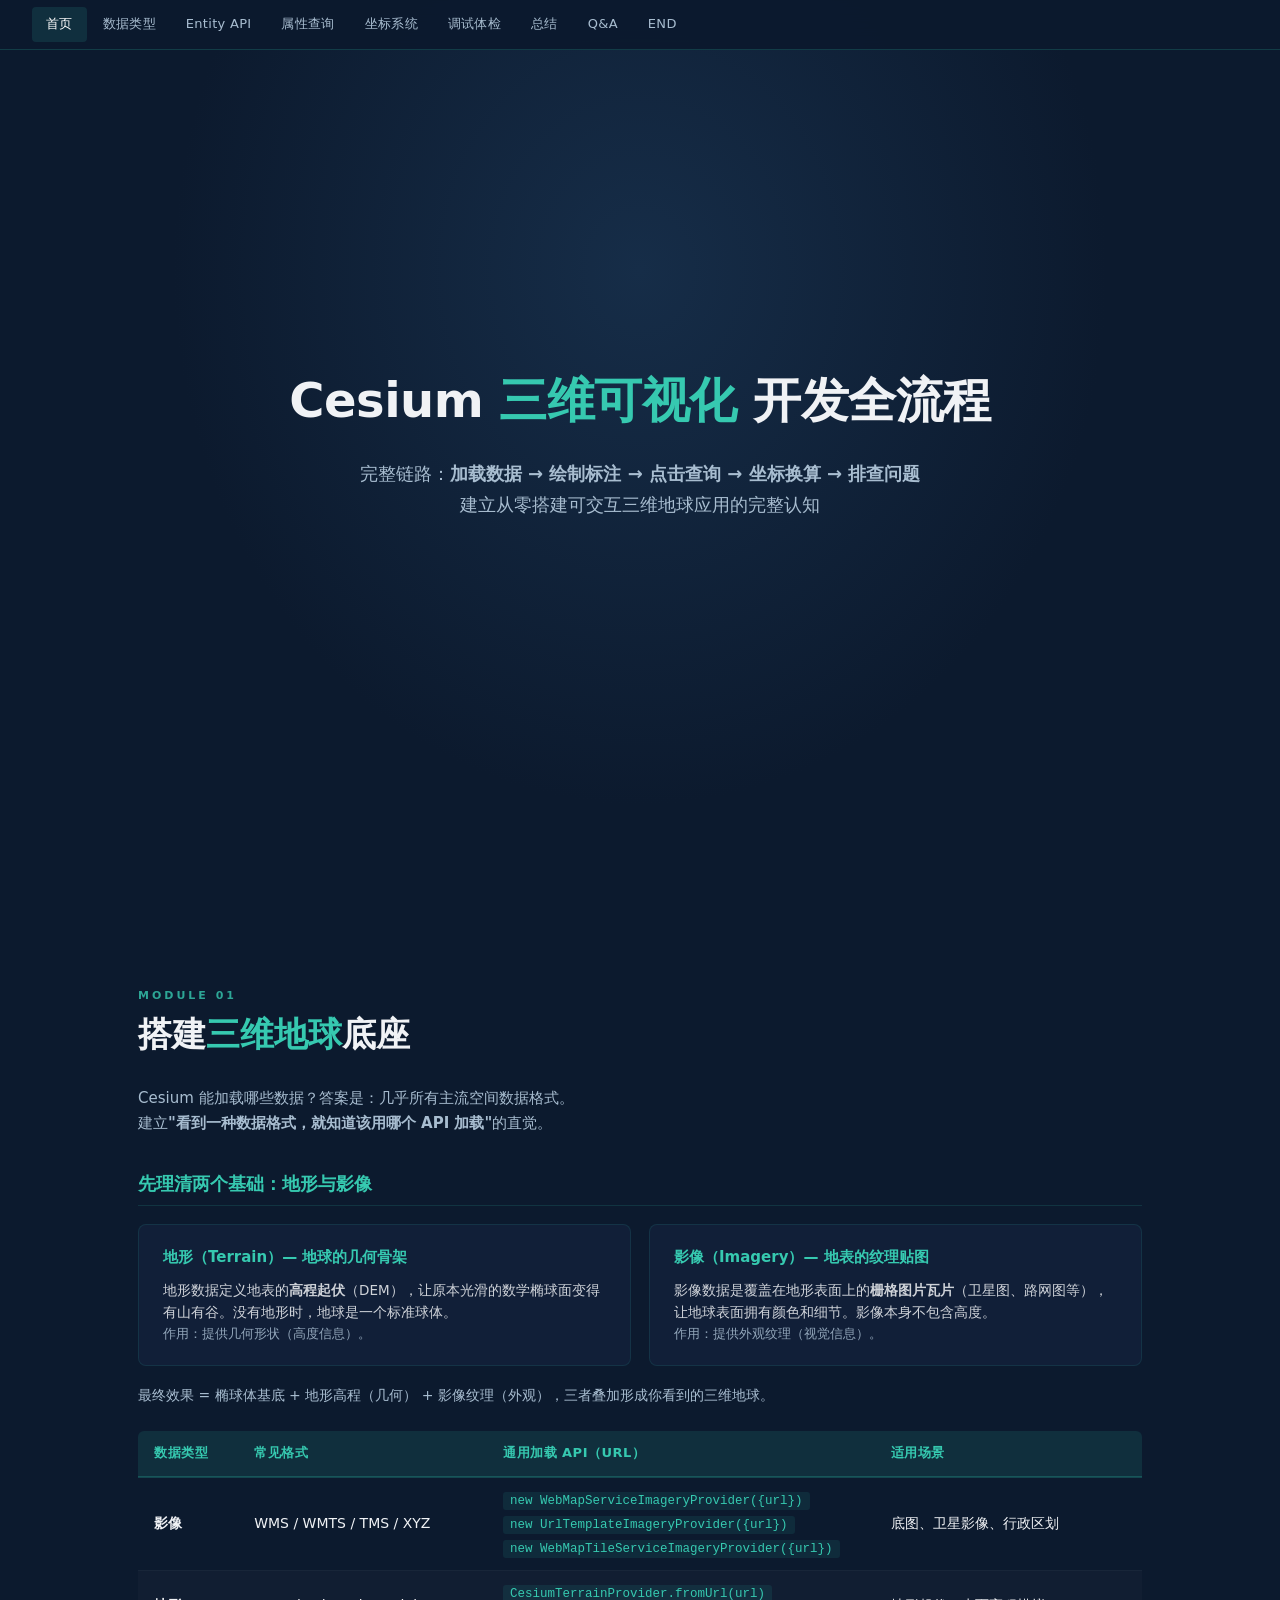
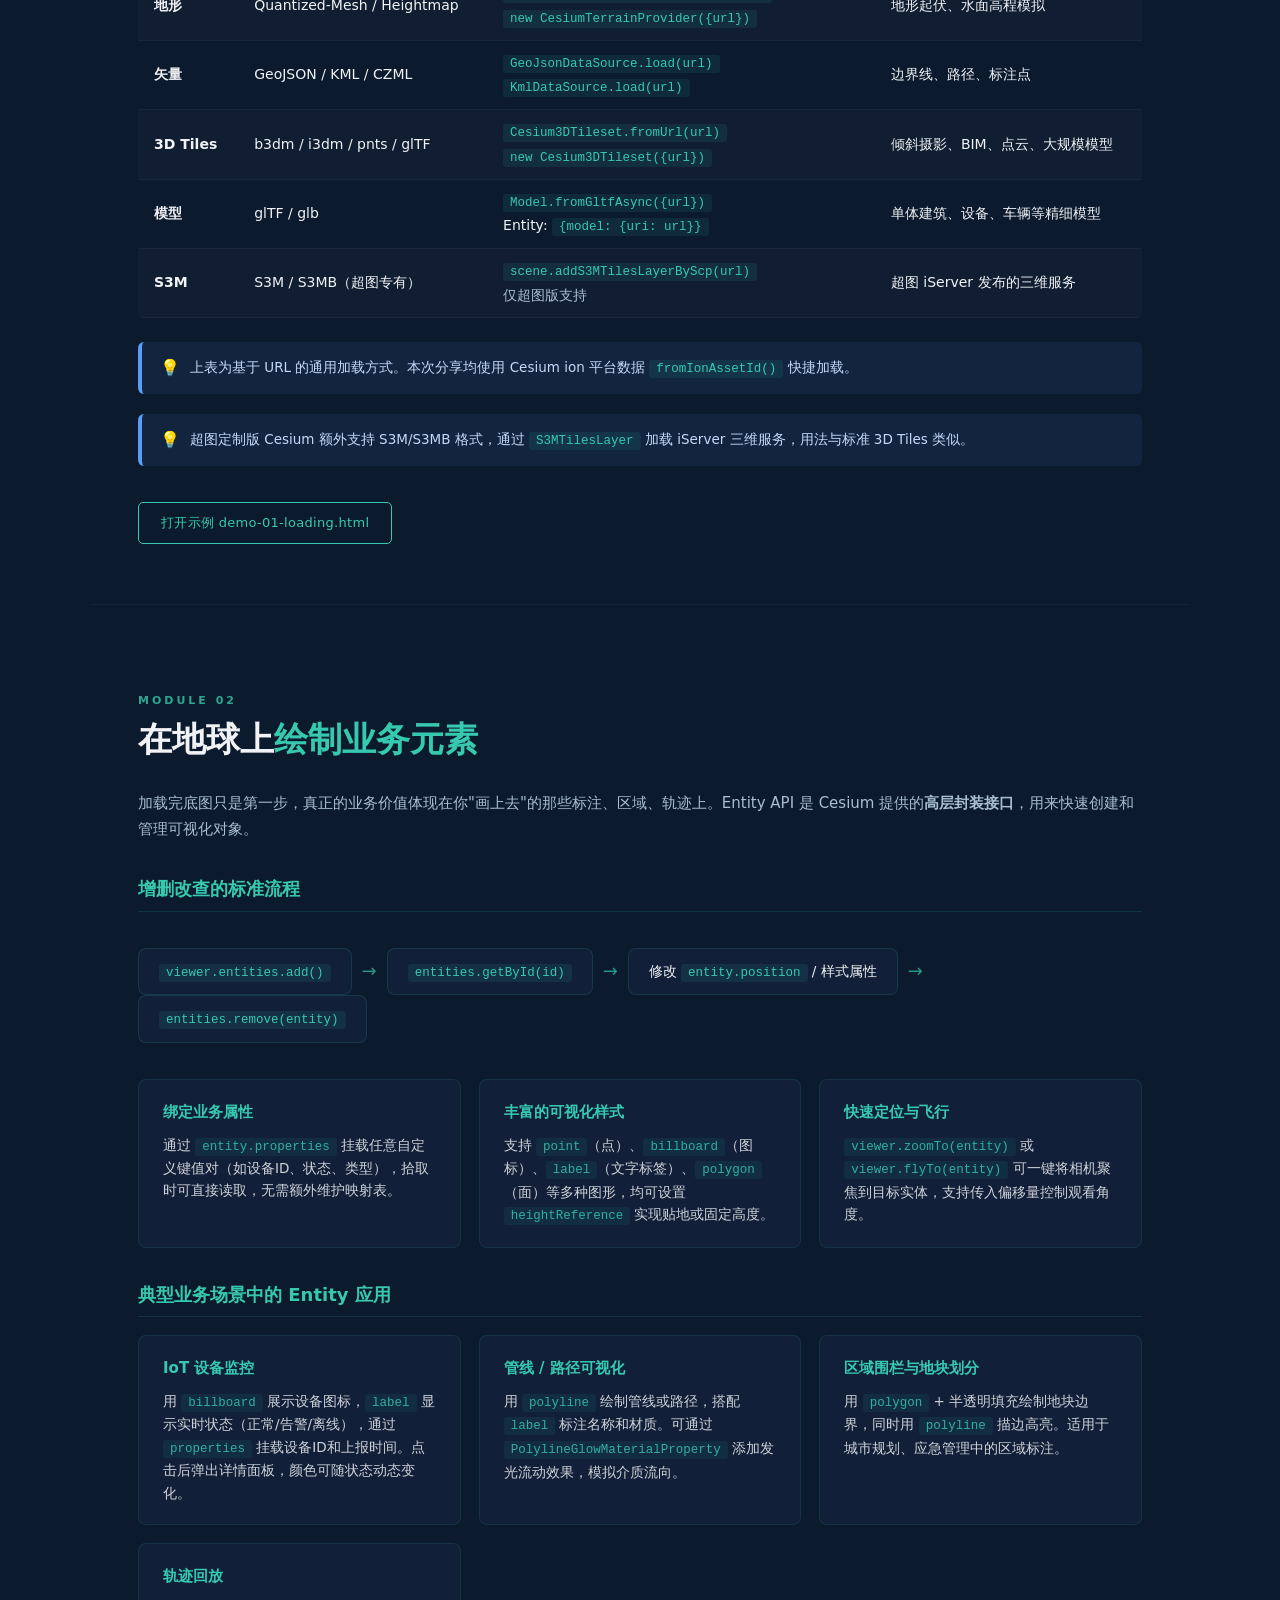
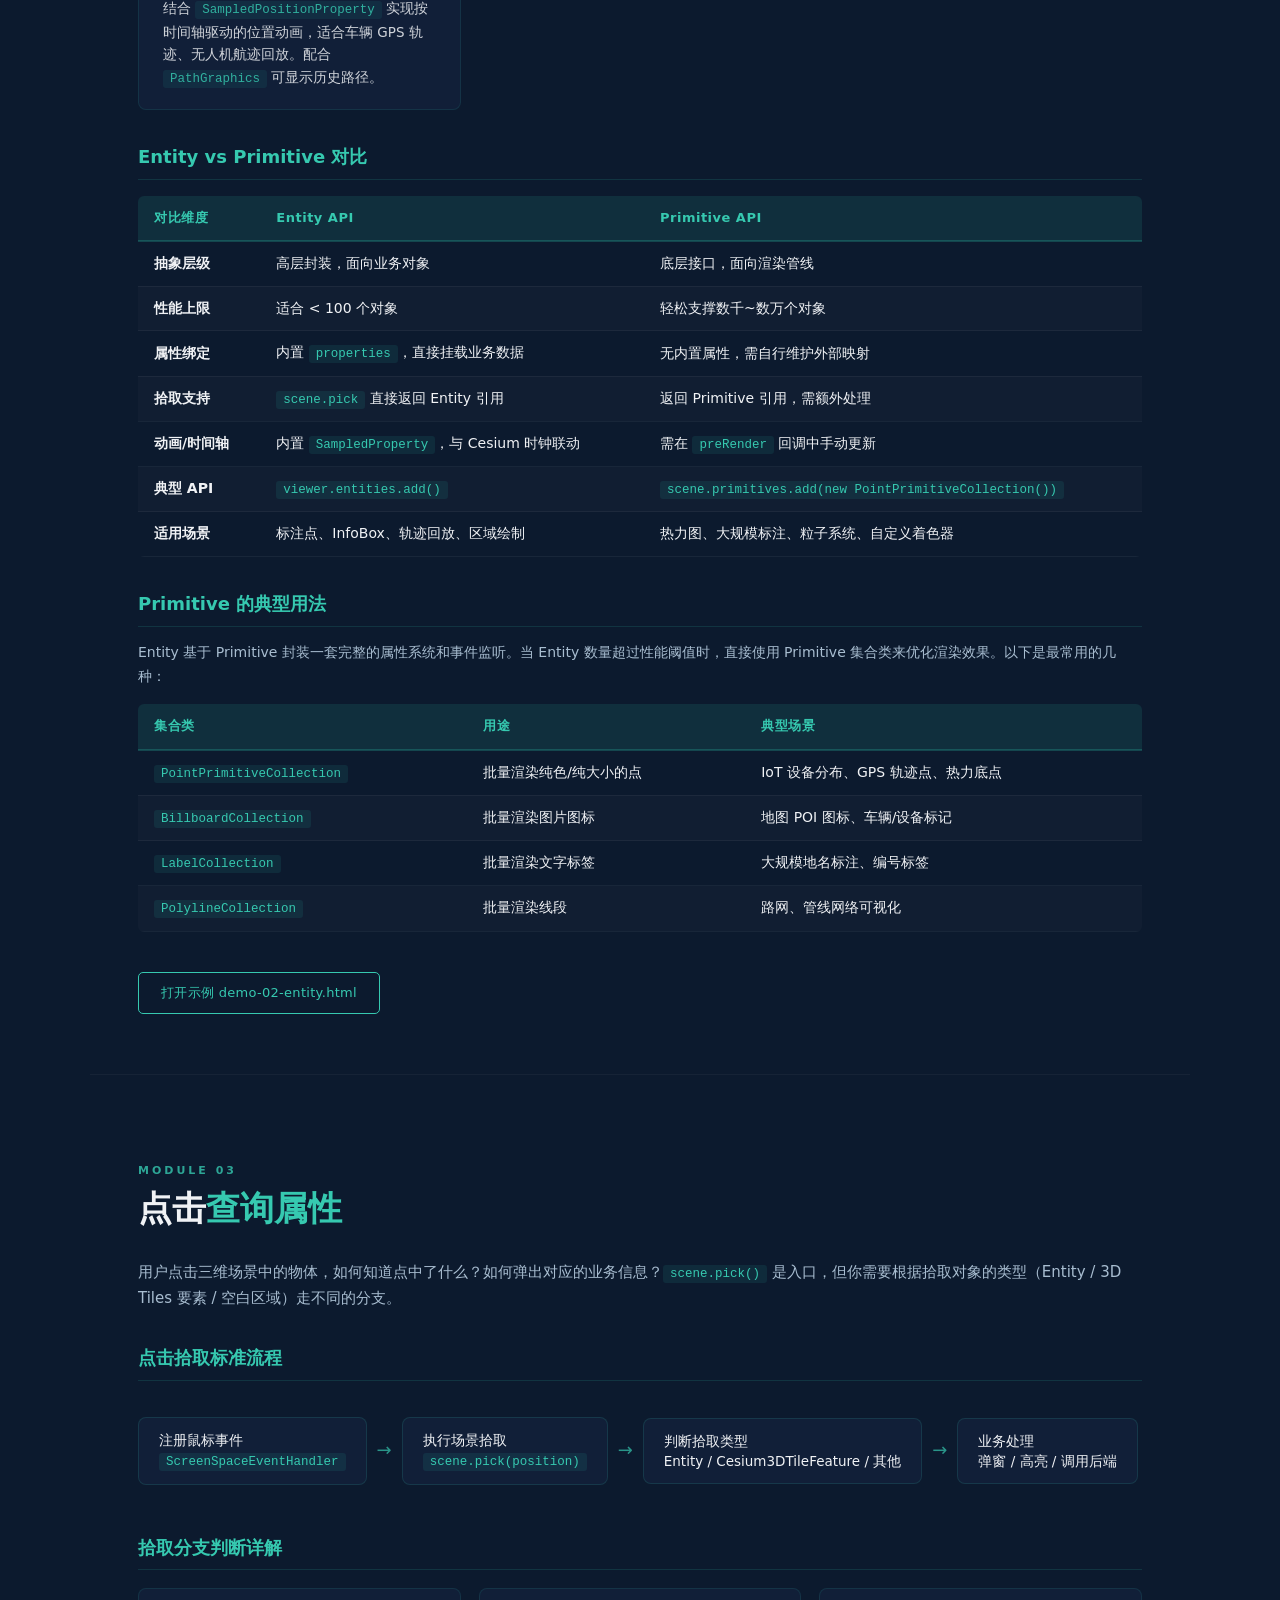
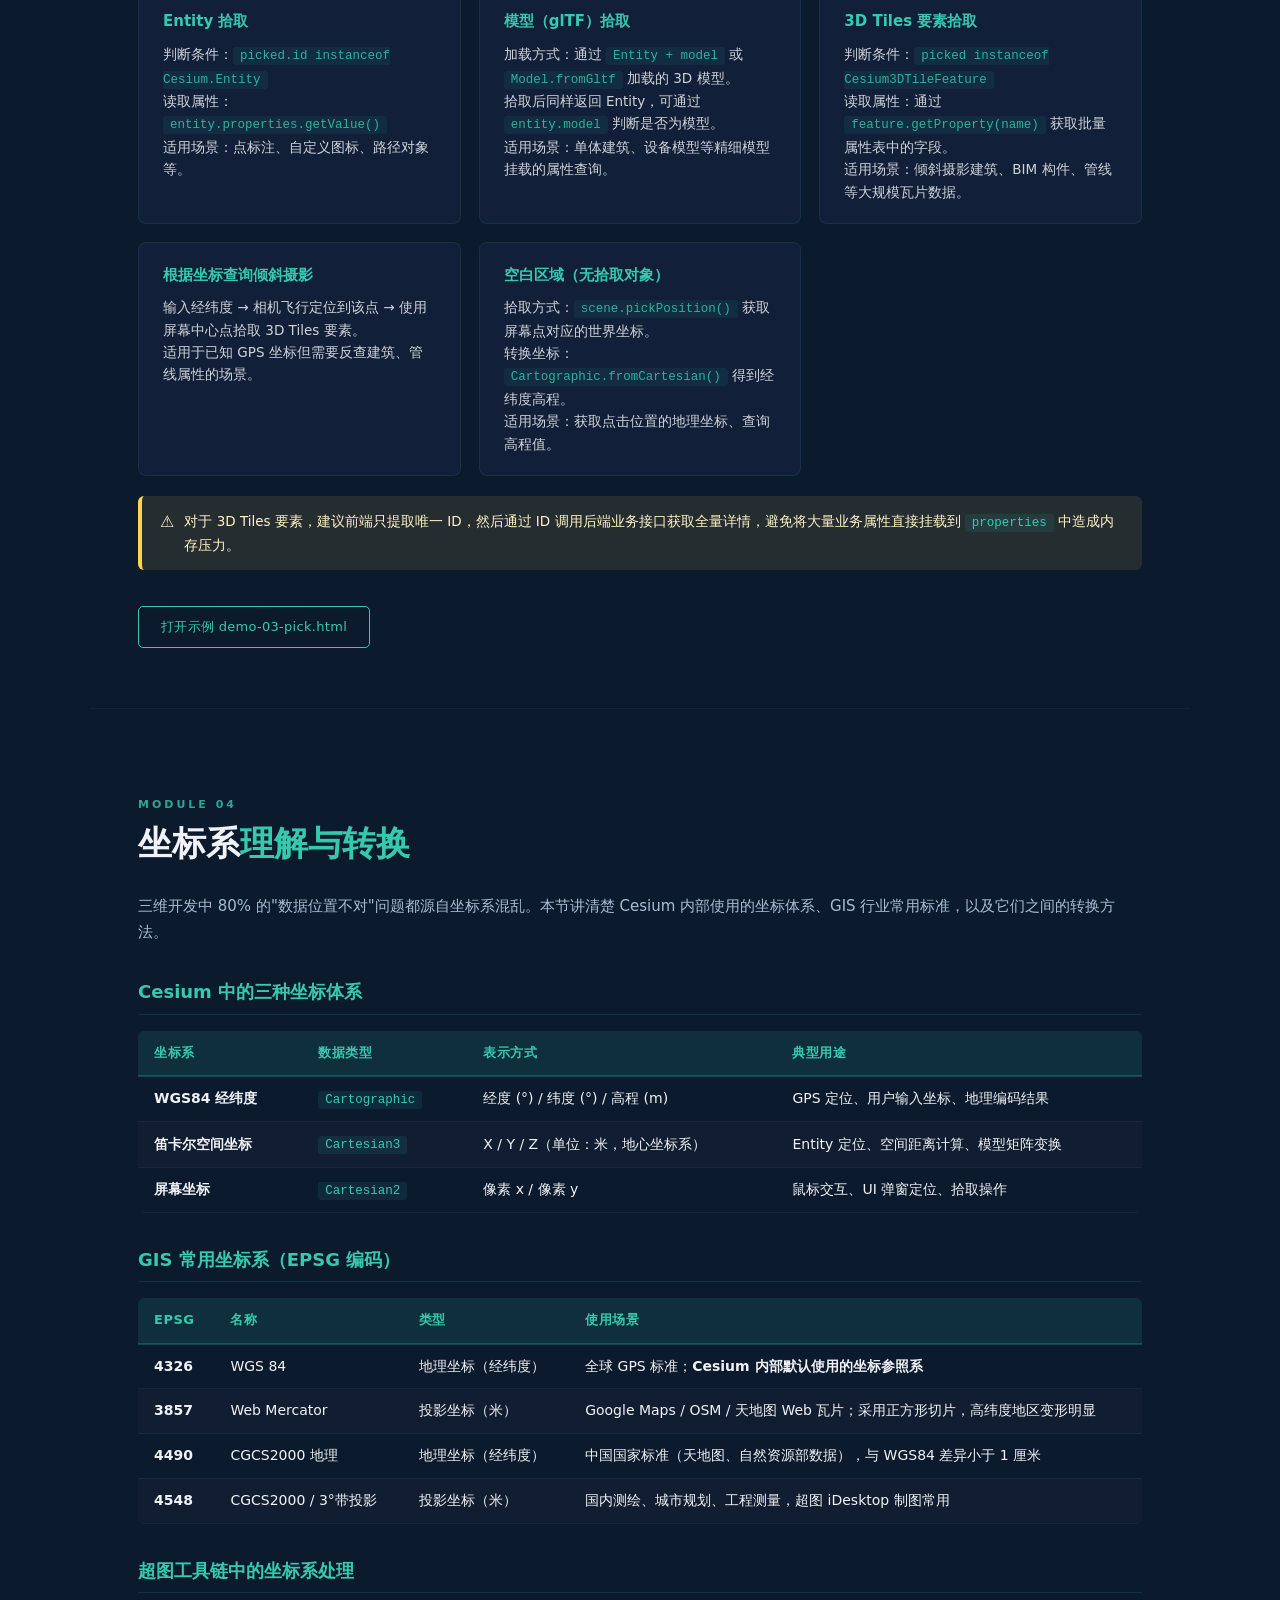
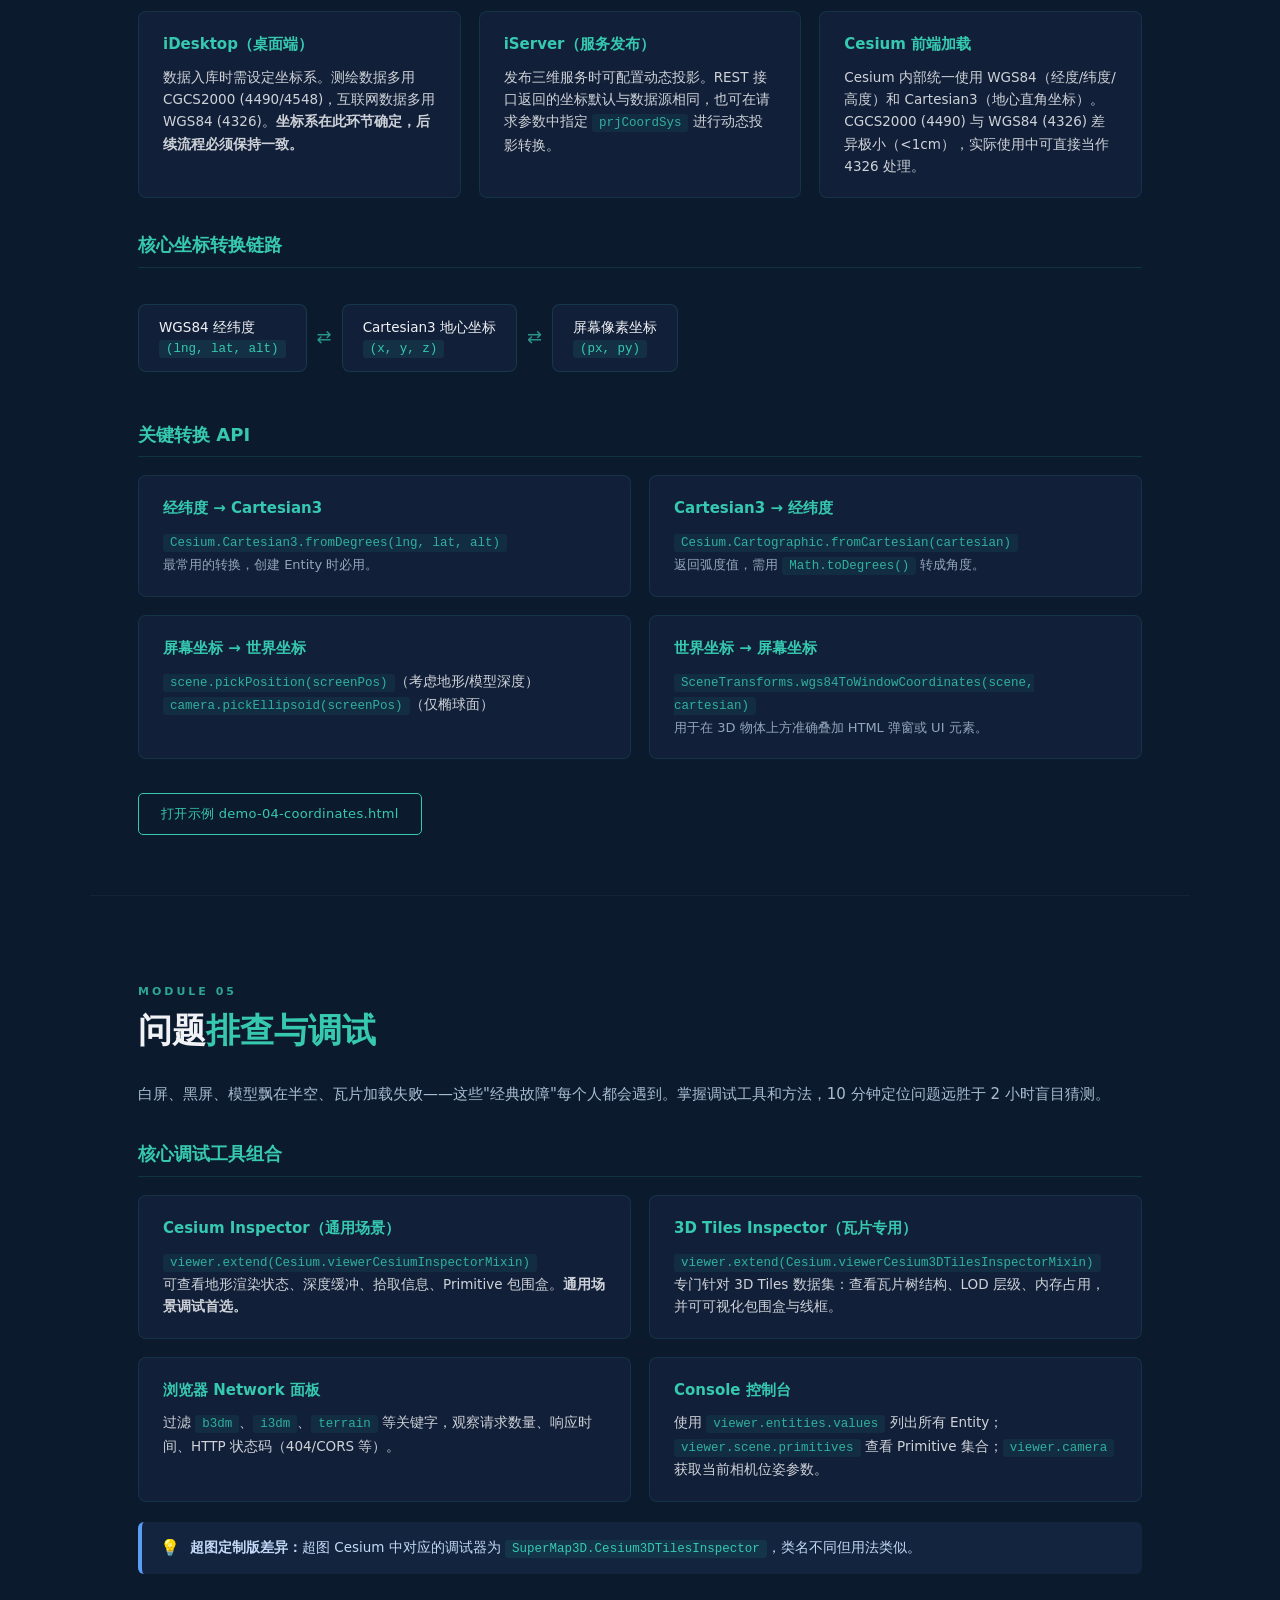
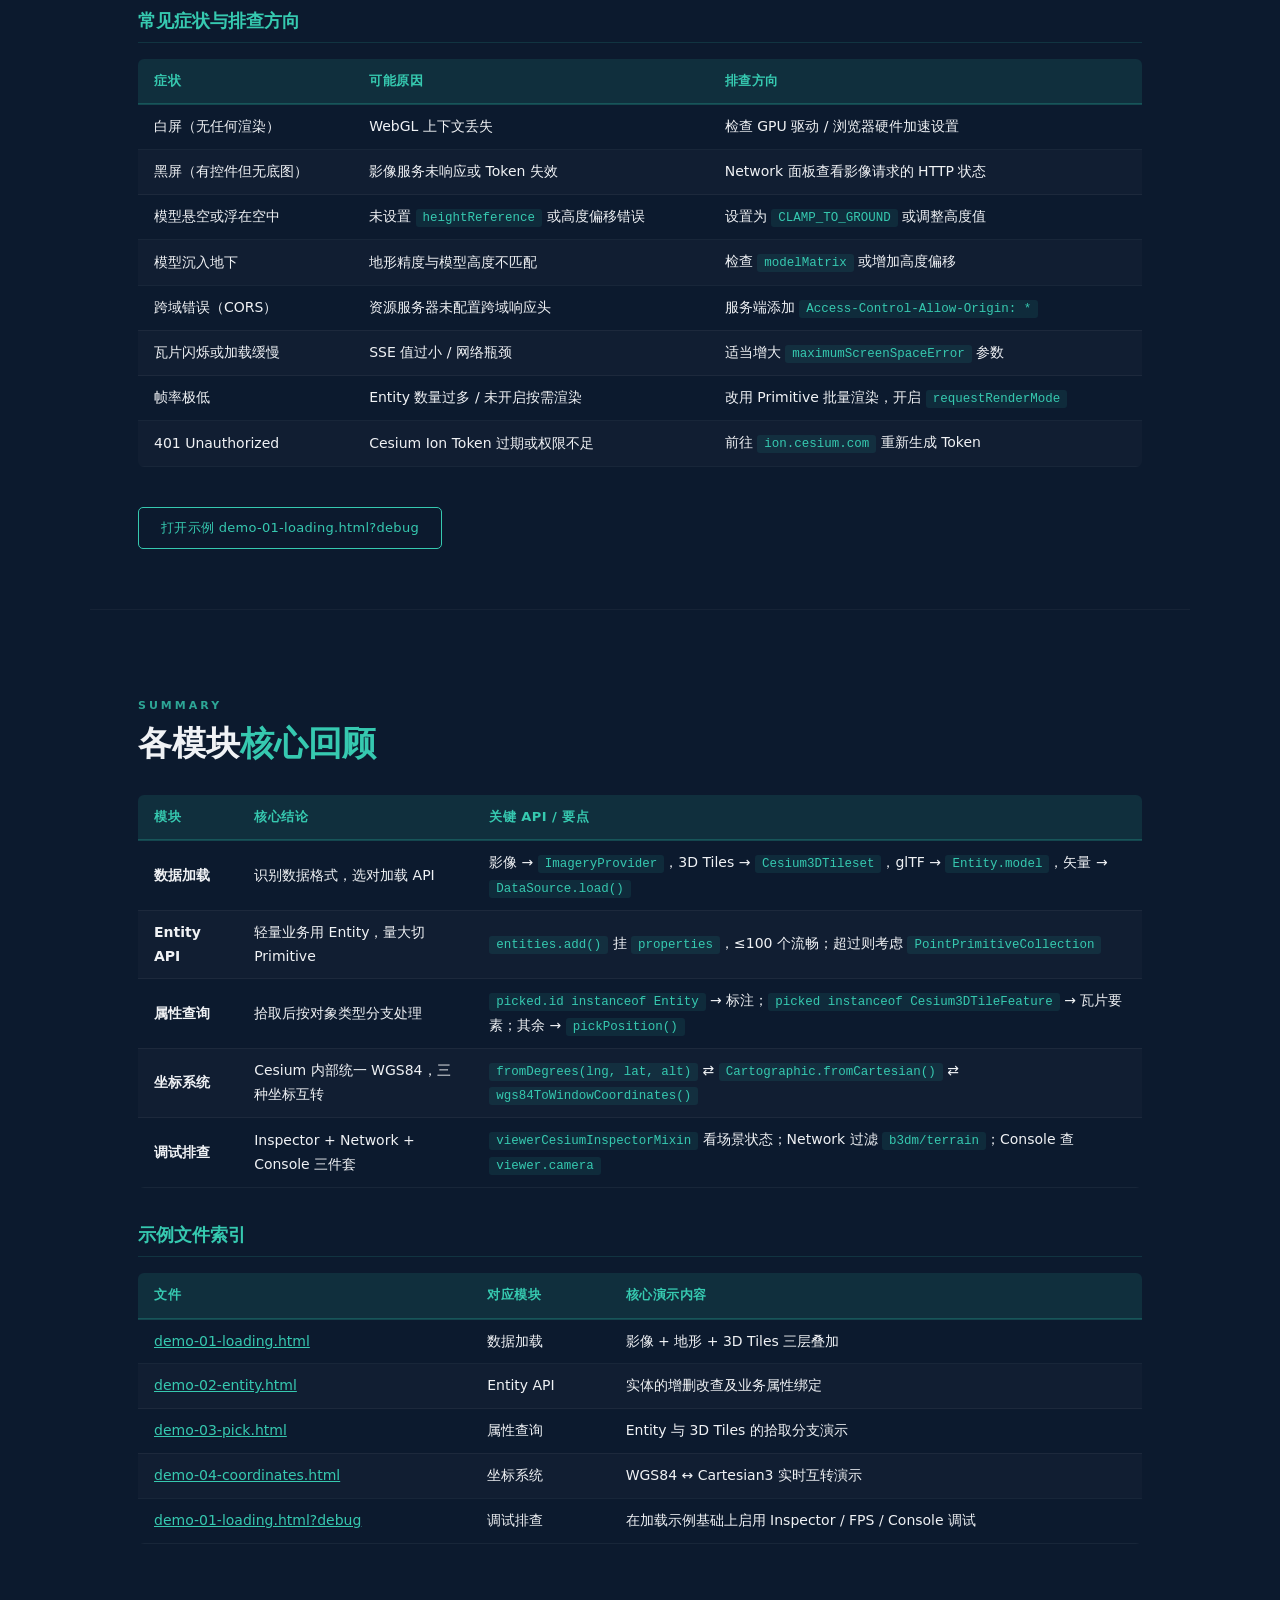
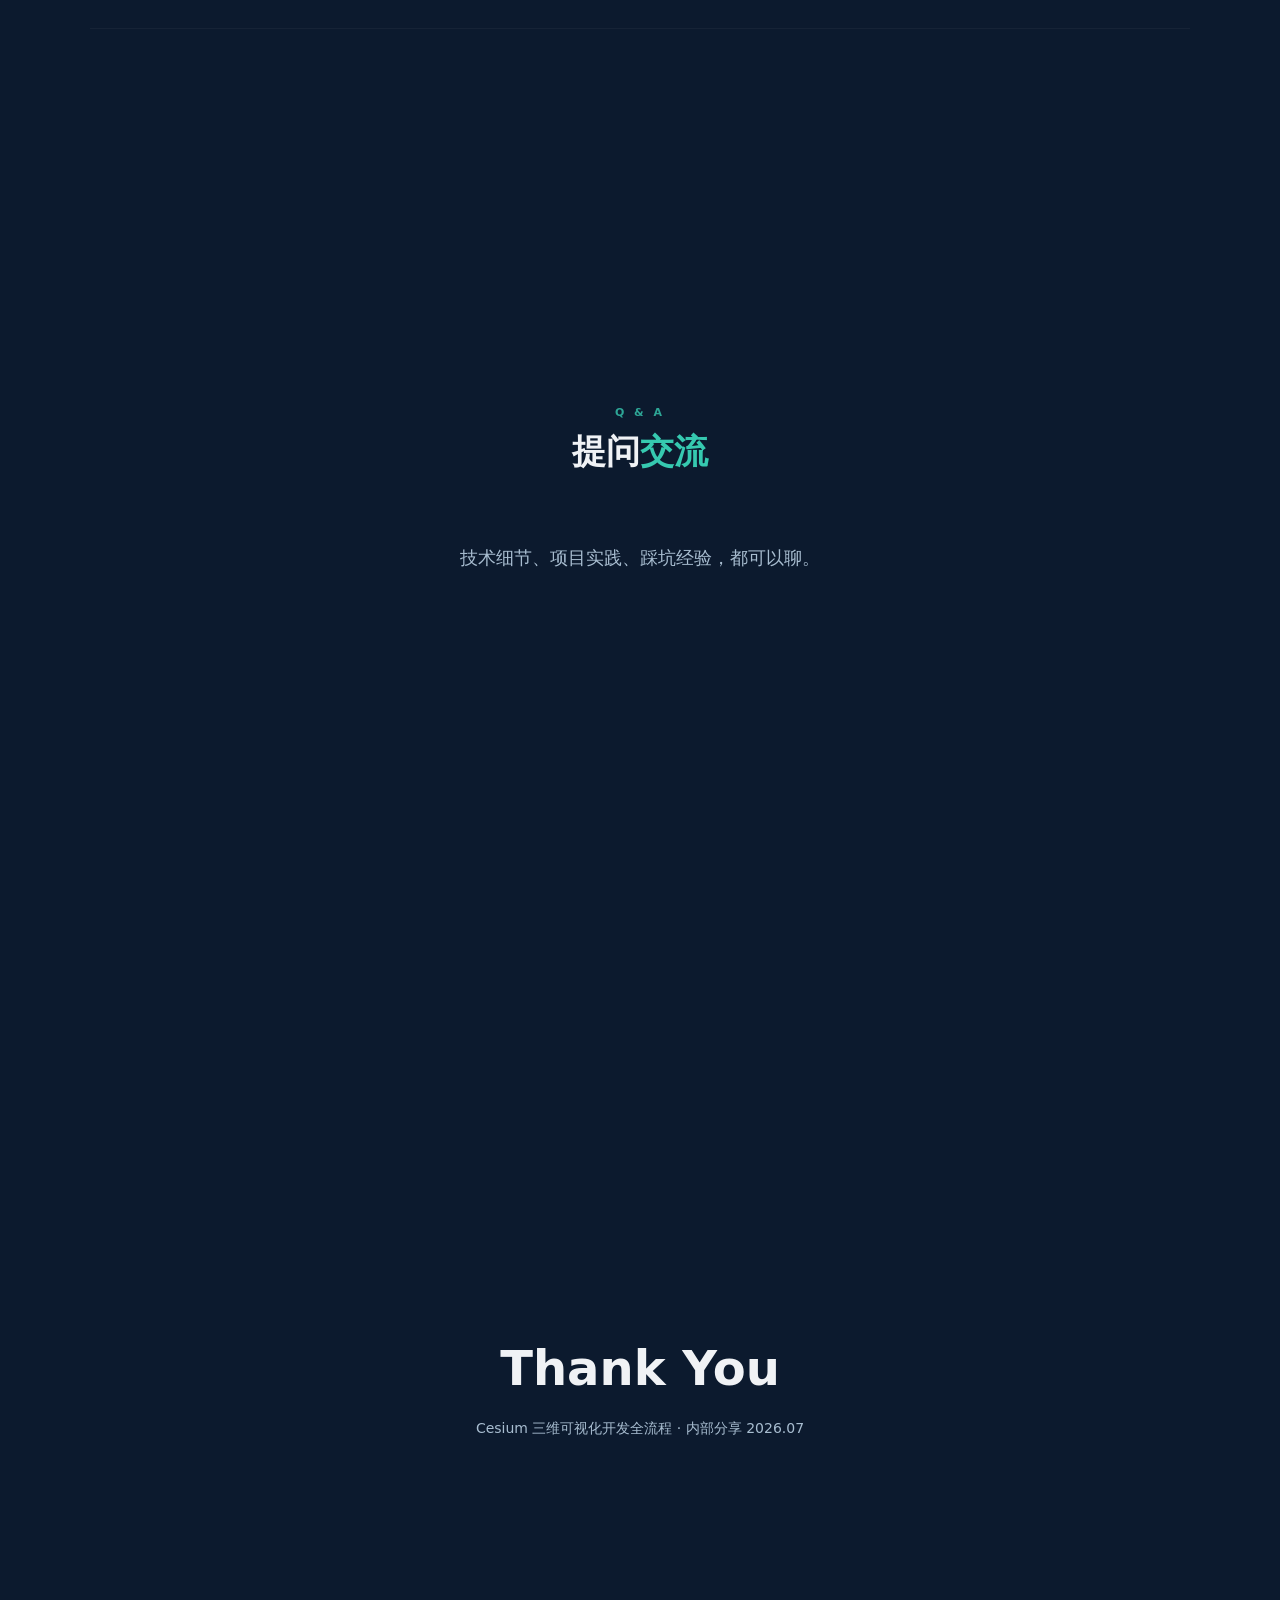
<file: index.html>
<!DOCTYPE html>
<html lang="zh-CN">
<head>
    <meta charset="utf-8">
    <meta name="viewport" content="width=device-width, initial-scale=1">
    <title>Cesium 三维可视化开发全流程</title>
    <style>
        :root {
            --bg-dark: #0c1a2e;
            --bg-section: #111f38;
            --bg-card: rgba(17, 31, 56, 0.85);
            --accent: #36c9b0;
            --accent-dim: rgba(54, 201, 176, 0.12);
            --text: #f0f2f5;
            --text-dim: #a8bdd0;
            --danger: #ef5350;
            --danger-dim: rgba(239, 83, 80, 0.1);
            --warn: #ffd54f;
            --warn-dim: rgba(255, 213, 79, 0.1);
            --blue: #5b9cf6;
        }
        * { margin: 0; padding: 0; box-sizing: border-box; }
        html { scroll-behavior: smooth; font-size: 16px; }
        body {
            font-family: 'Segoe UI', 'PingFang SC', 'Microsoft YaHei', system-ui, sans-serif;
            background: var(--bg-dark); color: var(--text); line-height: 1.7;
        }

        /* ── NAV ── */
        nav {
            position: fixed; top: 0; left: 0; right: 0; z-index: 100;
            background: rgba(12, 26, 46, .95); backdrop-filter: blur(14px);
            border-bottom: 1px solid rgba(46, 197, 173, .2);
            display: flex; align-items: center; padding: 0 32px; height: 50px;
            gap: 2px; overflow-x: auto;
        }
        nav a {
            color: var(--text-dim); text-decoration: none; font-size: 13px;
            padding: 6px 14px; border-radius: 4px; white-space: nowrap;
            transition: all .2s; letter-spacing: .3px;
        }
        nav a:hover, nav a.active { color: #fff; background: var(--accent-dim); }
        nav .brand { color: var(--accent); font-weight: 700; font-size: 15px; margin-right: 16px; }

        /* ── SECTION ── */
        section {
            min-height: 100vh; padding: 80px 48px 60px;
            max-width: 1100px; margin: 0 auto;
            border-bottom: 1px solid rgba(255,255,255,.04);
        }
        .section-tag {
            display: inline-block; font-size: 11px; font-weight: 700; letter-spacing: 3px;
            color: var(--accent); text-transform: uppercase; margin-bottom: 6px;
            opacity: .8;
        }
        h2 {
            font-size: 34px; font-weight: 700; margin-bottom: 28px; line-height: 1.35;
        }
        h2 span { color: var(--accent); }
        h3 {
            font-size: 18px; font-weight: 600; margin: 32px 0 14px; color: var(--accent);
            padding-bottom: 6px; border-bottom: 1px solid rgba(46,197,173,.15);
        }

        /* ── HERO ── */
        #hero {
            display: flex; flex-direction: column; justify-content: center; align-items: center;
            text-align: center; min-height: 100vh;
            background: radial-gradient(ellipse at 50% 30%, #162d48 0%, var(--bg-dark) 60%);
            border-bottom: none;
        }
        #hero h1 { font-size: 48px; font-weight: 800; margin-bottom: 18px; letter-spacing: -0.5px; }
        #hero h1 span { color: var(--accent); }
        #hero .subtitle { font-size: 18px; color: var(--text-dim); margin-bottom: 40px; max-width: 620px; line-height: 1.7; }
        #hero .meta { font-size: 14px; color: var(--text-dim); }
        #hero .meta strong { color: var(--text); }
        .demo-link {
            display: inline-block; margin-top: 32px;
            padding: 12px 28px; background: var(--accent); color: #0c1a2e;
            font-weight: 600; font-size: 15px; border-radius: 6px;
            text-decoration: none; transition: transform .2s, box-shadow .2s;
        }
        .demo-link:hover { transform: translateY(-2px); box-shadow: 0 6px 20px rgba(54,201,176,.25); }

        /* ── TABLE ── */
        table { width: 100%; border-collapse: collapse; margin: 16px 0 24px; font-size: 14px; border-radius: 6px; overflow: hidden; }
        thead th {
            background: rgba(46,197,173,.12); color: var(--accent); font-weight: 600;
            padding: 11px 16px; text-align: left; font-size: 13px; letter-spacing: .5px;
            border-bottom: 2px solid rgba(46,197,173,.25);
        }
        tbody td {
            padding: 10px 16px; border-bottom: 1px solid rgba(255,255,255,.05);
        }
        tbody td:first-child { font-weight: 500; }
        tbody tr:nth-child(even) { background: rgba(255,255,255,.02); }
        tbody tr:hover { background: rgba(46,197,173,.06); }
        code {
            background: rgba(46,197,173,.1); padding: 2px 7px; border-radius: 3px;
            font-family: 'Consolas', 'Fira Code', monospace; font-size: 12.5px; color: var(--accent);
        }

        /* ── ALERT BOXES ── */
        .alert {
            padding: 14px 18px; border-radius: 6px; margin: 20px 0;
            font-size: 13.5px; line-height: 1.65; display: flex; gap: 10px; align-items: flex-start;
        }
        .alert-icon { flex-shrink: 0; font-size: 16px; line-height: 1.5; }
        .alert-danger { background: var(--danger-dim); border-left: 4px solid var(--danger); color: #f5c6c6; }
        .alert-warn { background: var(--warn-dim); border-left: 4px solid var(--warn); color: #fff3c4; }
        .alert-info { background: rgba(91,156,246,.08); border-left: 4px solid var(--blue); color: #c4d9f8; }

        /* ── CARDS ── */
        .card-grid { display: grid; grid-template-columns: repeat(auto-fit, minmax(280px, 1fr)); gap: 18px; margin: 18px 0; }
        .card {
            background: var(--bg-section); border: 1px solid rgba(46,197,173,.12);
            border-radius: 8px; padding: 20px 24px;
            transition: transform .2s, border-color .2s, box-shadow .2s;
        }
        .card:hover { transform: translateY(-2px); border-color: rgba(46,197,173,.35); box-shadow: 0 4px 20px rgba(0,0,0,.2); }
        .card h4 { color: var(--accent); font-size: 15px; margin-bottom: 8px; }
        .card p { font-size: 13.5px; color: var(--text); line-height: 1.65; opacity: .85; }

        /* ── FLOW ── */
        .flow {
            display: flex; align-items: center; gap: 0; margin: 20px 0; flex-wrap: wrap;
            padding: 16px 0;
        }
        .flow-step {
            background: var(--bg-section); border: 1px solid rgba(54,201,176,.15);
            padding: 12px 20px; border-radius: 8px; font-size: 13.5px; white-space: nowrap;
            line-height: 1.5; color: var(--text);
        }
        .flow-arrow { color: var(--accent); font-size: 18px; padding: 0 10px; opacity: .7; }

        /* ── DEMO BUTTON ── */
        .demo-btn {
            display: inline-block; padding: 9px 22px; margin-top: 16px;
            background: transparent; border: 1px solid var(--accent); color: var(--accent);
            border-radius: 5px; text-decoration: none; font-size: 13px; font-weight: 500;
            transition: all .2s; letter-spacing: .3px;
        }
        .demo-btn:hover { background: var(--accent); color: #0c1a2e; transform: translateY(-1px); box-shadow: 0 3px 12px rgba(54,201,176,.2); }

        /* ── QA & END ── */
        #qa, #end {
            display: flex; flex-direction: column; justify-content: center; align-items: center;
            text-align: center; border-bottom: none;
        }

        /* ── END ── */
        #end { border-bottom: none; }

        /* ── FOOTER ── */
        footer {
            text-align: center; padding: 24px; color: var(--text-dim); font-size: 11px;
            border-top: 1px solid rgba(255,255,255,.05); letter-spacing: .5px;
        }
    </style>
</head>
<body>

<!-- ════════════════════ NAV ════════════════════ -->
<nav>
    <a href="#hero">首页</a>
    <a href="#mod1">数据类型</a>
    <a href="#mod2">Entity API</a>
    <a href="#mod3">属性查询</a>
    <a href="#mod4">坐标系统</a>
    <a href="#mod5">调试体检</a>
    <a href="#summary">总结</a>
    <a href="#qa">Q&amp;A</a>
    <a href="#end">END</a>
</nav>

<!-- ════════════════════ HERO ════════════════════ -->
<section id="hero">
    <h1>Cesium <span>三维可视化</span> 开发全流程</h1>
    <p class="subtitle">完整链路：<strong>加载数据 → 绘制标注 → 点击查询 → 坐标换算 → 排查问题</strong><br>建立从零搭建可交互三维地球应用的完整认知</p>
</section>

<!-- ════════════════════ 模块一 ════════════════════ -->
<section id="mod1">
    <div class="section-tag">Module 01</div>
    <h2>搭建<span>三维地球</span>底座</h2>
    <p style="font-size:15px;color:var(--text-dim);">Cesium 能加载哪些数据？答案是：几乎所有主流空间数据格式。</p>
    <p style="font-size:15px;color:var(--text-dim);margin-bottom:24px;">建立<strong>"看到一种数据格式，就知道该用哪个 API 加载"</strong>的直觉。</p>

    <h3>先理清两个基础：地形与影像</h3>
    <div class="card-grid">
        <div class="card">
            <h4>地形（Terrain）— 地球的几何骨架</h4>
            <p>地形数据定义地表的<strong>高程起伏</strong>（DEM），让原本光滑的数学椭球面变得有山有谷。没有地形时，地球是一个标准球体。</p>
            <p style="color:var(--text-dim);font-size:13px;">作用：提供几何形状（高度信息）。</p>
        </div>
        <div class="card">
            <h4>影像（Imagery）— 地表的纹理贴图</h4>
            <p>影像数据是覆盖在地形表面上的<strong>栅格图片瓦片</strong>（卫星图、路网图等），让地球表面拥有颜色和细节。影像本身不包含高度。</p>
            <p style="color:var(--text-dim);font-size:13px;">作用：提供外观纹理（视觉信息）。</p>
        </div>
    </div>
    <p style="font-size:14px;color:var(--text-dim);margin-bottom:24px;">最终效果 = 椭球体基底 + 地形高程（几何） + 影像纹理（外观），三者叠加形成你看到的三维地球。</p>

    <table>
        <thead>
            <tr><th>数据类型</th><th>常见格式</th><th>通用加载 API（URL）</th><th>适用场景</th></tr>
        </thead>
        <tbody>
            <tr>
                <td><strong>影像</strong></td>
                <td>WMS / WMTS / TMS / XYZ</td>
                <td><code>new WebMapServiceImageryProvider({url})</code><br><code>new UrlTemplateImageryProvider({url})</code><br><code>new WebMapTileServiceImageryProvider({url})</code></td>
                <td>底图、卫星影像、行政区划</td>
            </tr>
            <tr>
                <td><strong>地形</strong></td>
                <td>Quantized-Mesh / Heightmap</td>
                <td><code>CesiumTerrainProvider.fromUrl(url)</code><br><code>new CesiumTerrainProvider({url})</code></td>
                <td>地形起伏、水面高程模拟</td>
            </tr>
            <tr>
                <td><strong>矢量</strong></td>
                <td>GeoJSON / KML / CZML</td>
                <td><code>GeoJsonDataSource.load(url)</code><br><code>KmlDataSource.load(url)</code></td>
                <td>边界线、路径、标注点</td>
            </tr>
            <tr>
                <td><strong>3D Tiles</strong></td>
                <td>b3dm / i3dm / pnts / glTF</td>
                <td><code>Cesium3DTileset.fromUrl(url)</code><br><code>new Cesium3DTileset({url})</code></td>
                <td>倾斜摄影、BIM、点云、大规模模型</td>
            </tr>
            <tr>
                <td><strong>模型</strong></td>
                <td>glTF / glb</td>
                <td><code>Model.fromGltfAsync({url})</code><br>Entity: <code>{model: {uri: url}}</code></td>
                <td>单体建筑、设备、车辆等精细模型</td>
            </tr>
            <tr>
                <td><strong>S3M</strong></td>
                <td>S3M / S3MB（超图专有）</td>
                <td><code>scene.addS3MTilesLayerByScp(url)</code><br><span style="color:var(--text-dim);">仅超图版支持</span></td>
                <td>超图 iServer 发布的三维服务</td>
            </tr>
        </tbody>
    </table>

    <div class="alert alert-info">
        <span class="alert-icon">💡</span>
        <div>上表为基于 URL 的通用加载方式。本次分享均使用 Cesium ion 平台数据 <code>fromIonAssetId()</code> 快捷加载。</div>
    </div>

    <div class="alert alert-info">
        <span class="alert-icon">💡</span>
        <div>超图定制版 Cesium 额外支持 S3M/S3MB 格式，通过 <code>S3MTilesLayer</code> 加载 iServer 三维服务，用法与标准 3D Tiles 类似。</div>
    </div>

    <a class="demo-btn" href="demo-01-loading.html" target="cesium-demo">打开示例 demo-01-loading.html</a>
</section>

<!-- ════════════════════ 模块二 ════════════════════ -->
<section id="mod2">
    <div class="section-tag">Module 02</div>
    <h2>在地球上<span>绘制业务元素</span></h2>
    <p style="font-size:15px;color:var(--text-dim);margin-bottom:24px;">加载完底图只是第一步，真正的业务价值体现在你"画上去"的那些标注、区域、轨迹上。Entity API 是 Cesium 提供的<strong>高层封装接口</strong>，用来快速创建和管理可视化对象。</p>

    <h3>增删改查的标准流程</h3>
    <div class="flow">
        <div class="flow-step"><code>viewer.entities.add()</code></div>
        <span class="flow-arrow">→</span>
        <div class="flow-step"><code>entities.getById(id)</code></div>
        <span class="flow-arrow">→</span>
        <div class="flow-step">修改 <code>entity.position</code> / 样式属性</div>
        <span class="flow-arrow">→</span>
        <div class="flow-step"><code>entities.remove(entity)</code></div>
    </div>

    <div class="card-grid">
        <div class="card">
            <h4>绑定业务属性</h4>
            <p>通过 <code>entity.properties</code> 挂载任意自定义键值对（如设备ID、状态、类型），拾取时可直接读取，无需额外维护映射表。</p>
        </div>
        <div class="card">
            <h4>丰富的可视化样式</h4>
            <p>支持 <code>point</code>（点）、<code>billboard</code>（图标）、<code>label</code>（文字标签）、<code>polygon</code>（面）等多种图形，均可设置 <code>heightReference</code> 实现贴地或固定高度。</p>
        </div>
        <div class="card">
            <h4>快速定位与飞行</h4>
            <p><code>viewer.zoomTo(entity)</code> 或 <code>viewer.flyTo(entity)</code> 可一键将相机聚焦到目标实体，支持传入偏移量控制观看角度。</p>
        </div>
    </div>

    <h3>典型业务场景中的 Entity 应用</h3>
    <div class="card-grid">
        <div class="card">
            <h4>IoT 设备监控</h4>
            <p>用 <code>billboard</code> 展示设备图标，<code>label</code> 显示实时状态（正常/告警/离线），通过 <code>properties</code> 挂载设备ID和上报时间。点击后弹出详情面板，颜色可随状态动态变化。</p>
        </div>
        <div class="card">
            <h4>管线 / 路径可视化</h4>
            <p>用 <code>polyline</code> 绘制管线或路径，搭配 <code>label</code> 标注名称和材质。可通过 <code>PolylineGlowMaterialProperty</code> 添加发光流动效果，模拟介质流向。</p>
        </div>
        <div class="card">
            <h4>区域围栏与地块划分</h4>
            <p>用 <code>polygon</code> + 半透明填充绘制地块边界，同时用 <code>polyline</code> 描边高亮。适用于城市规划、应急管理中的区域标注。</p>
        </div>
        <div class="card">
            <h4>轨迹回放</h4>
            <p>结合 <code>SampledPositionProperty</code> 实现按时间轴驱动的位置动画，适合车辆 GPS 轨迹、无人机航迹回放。配合 <code>PathGraphics</code> 可显示历史路径。</p>
        </div>
    </div>

    <h3>Entity vs Primitive 对比</h3>
    <table>
        <thead><tr><th>对比维度</th><th>Entity API</th><th>Primitive API</th></tr></thead>
        <tbody>
            <tr><td><strong>抽象层级</strong></td><td>高层封装，面向业务对象</td><td>底层接口，面向渲染管线</td></tr>
            <tr><td><strong>性能上限</strong></td><td>适合 &lt; 100 个对象</td><td>轻松支撑数千~数万个对象</td></tr>
            <tr><td><strong>属性绑定</strong></td><td>内置 <code>properties</code>，直接挂载业务数据</td><td>无内置属性，需自行维护外部映射</td></tr>
            <tr><td><strong>拾取支持</strong></td><td><code>scene.pick</code> 直接返回 Entity 引用</td><td>返回 Primitive 引用，需额外处理</td></tr>
            <tr><td><strong>动画/时间轴</strong></td><td>内置 <code>SampledProperty</code>，与 Cesium 时钟联动</td><td>需在 <code>preRender</code> 回调中手动更新</td></tr>
            <tr><td><strong>典型 API</strong></td><td><code>viewer.entities.add()</code></td><td><code>scene.primitives.add(new PointPrimitiveCollection())</code></td></tr>
            <tr><td><strong>适用场景</strong></td><td>标注点、InfoBox、轨迹回放、区域绘制</td><td>热力图、大规模标注、粒子系统、自定义着色器</td></tr>
        </tbody>
    </table>

    <h3>Primitive 的典型用法</h3>
    <p style="font-size:14px;color:var(--text-dim);margin-bottom:16px;">Entity 基于 Primitive 封装一套完整的属性系统和事件监听。当 Entity 数量超过性能阈值时，直接使用 Primitive 集合类来优化渲染效果。以下是最常用的几种：</p>
    <table>
        <thead><tr><th>集合类</th><th>用途</th><th>典型场景</th></tr></thead>
        <tbody>
            <tr><td><code>PointPrimitiveCollection</code></td><td>批量渲染纯色/纯大小的点</td><td>IoT 设备分布、GPS 轨迹点、热力底点</td></tr>
            <tr><td><code>BillboardCollection</code></td><td>批量渲染图片图标</td><td>地图 POI 图标、车辆/设备标记</td></tr>
            <tr><td><code>LabelCollection</code></td><td>批量渲染文字标签</td><td>大规模地名标注、编号标签</td></tr>
            <tr><td><code>PolylineCollection</code></td><td>批量渲染线段</td><td>路网、管线网络可视化</td></tr>
        </tbody>
    </table>

    <a class="demo-btn" href="demo-02-entity.html" target="cesium-demo">打开示例 demo-02-entity.html</a>
</section>

<!-- ════════════════════ 模块三 ════════════════════ -->
<section id="mod3">
    <div class="section-tag">Module 03</div>
    <h2>点击<span>查询属性</span></h2>
    <p style="font-size:15px;color:var(--text-dim);margin-bottom:24px;">用户点击三维场景中的物体，如何知道点中了什么？如何弹出对应的业务信息？<code>scene.pick()</code> 是入口，但你需要根据拾取对象的类型（Entity / 3D Tiles 要素 / 空白区域）走不同的分支。</p>

    <h3>点击拾取标准流程</h3>
    <div class="flow">
        <div class="flow-step">注册鼠标事件<br><code>ScreenSpaceEventHandler</code></div>
        <span class="flow-arrow">→</span>
        <div class="flow-step">执行场景拾取<br><code>scene.pick(position)</code></div>
        <span class="flow-arrow">→</span>
        <div class="flow-step">判断拾取类型<br>Entity / Cesium3DTileFeature / 其他</div>
        <span class="flow-arrow">→</span>
        <div class="flow-step">业务处理<br>弹窗 / 高亮 / 调用后端</div>
    </div>

    <h3>拾取分支判断详解</h3>
    <div class="card-grid">
        <div class="card">
            <h4>Entity 拾取</h4>
            <p>判断条件：<code>picked.id instanceof Cesium.Entity</code></p>
            <p>读取属性：<code>entity.properties.getValue()</code></p>
            <p>适用场景：点标注、自定义图标、路径对象等。</p>
        </div>
        <div class="card">
            <h4>模型（glTF）拾取</h4>
            <p>加载方式：通过 <code>Entity + model</code> 或 <code>Model.fromGltf</code> 加载的 3D 模型。</p>
            <p>拾取后同样返回 Entity，可通过 <code>entity.model</code> 判断是否为模型。</p>
            <p>适用场景：单体建筑、设备模型等精细模型挂载的属性查询。</p>
        </div>
        <div class="card">
            <h4>3D Tiles 要素拾取</h4>
            <p>判断条件：<code>picked instanceof Cesium3DTileFeature</code></p>
            <p>读取属性：通过 <code>feature.getProperty(name)</code> 获取批量属性表中的字段。</p>
            <p>适用场景：倾斜摄影建筑、BIM 构件、管线等大规模瓦片数据。</p>
        </div>
        <div class="card">
            <h4>根据坐标查询倾斜摄影</h4>
            <p>输入经纬度 → 相机飞行定位到该点 → 使用屏幕中心点拾取 3D Tiles 要素。</p>
            <p>适用于已知 GPS 坐标但需要反查建筑、管线属性的场景。</p>
        </div>
        <div class="card">
            <h4>空白区域（无拾取对象）</h4>
            <p>拾取方式：<code>scene.pickPosition()</code> 获取屏幕点对应的世界坐标。</p>
            <p>转换坐标：<code>Cartographic.fromCartesian()</code> 得到经纬度高程。</p>
            <p>适用场景：获取点击位置的地理坐标、查询高程值。</p>
        </div>
    </div>

    <div class="alert alert-warn">
        <span class="alert-icon">⚠</span>
        <div>对于 3D Tiles 要素，建议前端只提取唯一 ID，然后通过 ID 调用后端业务接口获取全量详情，避免将大量业务属性直接挂载到 <code>properties</code> 中造成内存压力。</div>
    </div>

    <a class="demo-btn" href="demo-03-pick.html" target="cesium-demo">打开示例 demo-03-pick.html</a>
</section>

<!-- ════════════════════ 模块四 ════════════════════ -->
<section id="mod4">
    <div class="section-tag">Module 04</div>
    <h2>坐标系<span>理解与转换</span></h2>
    <p style="font-size:15px;color:var(--text-dim);margin-bottom:24px;">三维开发中 80% 的"数据位置不对"问题都源自坐标系混乱。本节讲清楚 Cesium 内部使用的坐标体系、GIS 行业常用标准，以及它们之间的转换方法。</p>

    <h3>Cesium 中的三种坐标体系</h3>
    <table>
        <thead><tr><th>坐标系</th><th>数据类型</th><th>表示方式</th><th>典型用途</th></tr></thead>
        <tbody>
            <tr>
                <td><strong>WGS84 经纬度</strong></td>
                <td><code>Cartographic</code></td>
                <td>经度 (°) / 纬度 (°) / 高程 (m)</td>
                <td>GPS 定位、用户输入坐标、地理编码结果</td>
            </tr>
            <tr>
                <td><strong>笛卡尔空间坐标</strong></td>
                <td><code>Cartesian3</code></td>
                <td>X / Y / Z（单位：米，地心坐标系）</td>
                <td>Entity 定位、空间距离计算、模型矩阵变换</td>
            </tr>
            <tr>
                <td><strong>屏幕坐标</strong></td>
                <td><code>Cartesian2</code></td>
                <td>像素 x / 像素 y</td>
                <td>鼠标交互、UI 弹窗定位、拾取操作</td>
            </tr>
        </tbody>
    </table>

    <h3>GIS 常用坐标系（EPSG 编码）</h3>
    <table>
        <thead><tr><th>EPSG</th><th>名称</th><th>类型</th><th>使用场景</th></tr></thead>
        <tbody>
            <tr>
                <td><strong>4326</strong></td>
                <td>WGS 84</td>
                <td>地理坐标（经纬度）</td>
                <td>全球 GPS 标准；<strong>Cesium 内部默认使用的坐标参照系</strong></td>
            </tr>
            <tr>
                <td><strong>3857</strong></td>
                <td>Web Mercator</td>
                <td>投影坐标（米）</td>
                <td>Google Maps / OSM / 天地图 Web 瓦片；采用正方形切片，高纬度地区变形明显</td>
            </tr>
            <tr>
                <td><strong>4490</strong></td>
                <td>CGCS2000 地理</td>
                <td>地理坐标（经纬度）</td>
                <td>中国国家标准（天地图、自然资源部数据），与 WGS84 差异小于 1 厘米</td>
            </tr>
            <tr>
                <td><strong>4548</strong></td>
                <td>CGCS2000 / 3°带投影</td>
                <td>投影坐标（米）</td>
                <td>国内测绘、城市规划、工程测量，超图 iDesktop 制图常用</td>
            </tr>
        </tbody>
    </table>

    <h3>超图工具链中的坐标系处理</h3>
    <div class="card-grid">
        <div class="card">
            <h4>iDesktop（桌面端）</h4>
            <p>数据入库时需设定坐标系。测绘数据多用 CGCS2000 (4490/4548)，互联网数据多用 WGS84 (4326)。<strong>坐标系在此环节确定，后续流程必须保持一致。</strong></p>
        </div>
        <div class="card">
            <h4>iServer（服务发布）</h4>
            <p>发布三维服务时可配置动态投影。REST 接口返回的坐标默认与数据源相同，也可在请求参数中指定 <code>prjCoordSys</code> 进行动态投影转换。</p>
        </div>
        <div class="card">
            <h4>Cesium 前端加载</h4>
            <p>Cesium 内部统一使用 WGS84（经度/纬度/高度）和 Cartesian3（地心直角坐标）。CGCS2000 (4490) 与 WGS84 (4326) 差异极小（<1cm），实际使用中可直接当作 4326 处理。</p>
        </div>
    </div>

    <h3>核心坐标转换链路</h3>
    <div class="flow">
        <div class="flow-step">WGS84 经纬度<br><code>(lng, lat, alt)</code></div>
        <span class="flow-arrow">⇄</span>
        <div class="flow-step">Cartesian3 地心坐标<br><code>(x, y, z)</code></div>
        <span class="flow-arrow">⇄</span>
        <div class="flow-step">屏幕像素坐标<br><code>(px, py)</code></div>
    </div>

    <h3>关键转换 API</h3>
    <div class="card-grid" style="grid-template-columns: repeat(2, 1fr);">
        <div class="card">
            <h4>经纬度 → Cartesian3</h4>
            <p><code>Cesium.Cartesian3.fromDegrees(lng, lat, alt)</code></p>
            <p style="color:var(--text-dim);font-size:13px;">最常用的转换，创建 Entity 时必用。</p>
        </div>
        <div class="card">
            <h4>Cartesian3 → 经纬度</h4>
            <p><code>Cesium.Cartographic.fromCartesian(cartesian)</code></p>
            <p style="color:var(--text-dim);font-size:13px;">返回弧度值，需用 <code>Math.toDegrees()</code> 转成角度。</p>
        </div>
        <div class="card">
            <h4>屏幕坐标 → 世界坐标</h4>
            <p><code>scene.pickPosition(screenPos)</code>（考虑地形/模型深度）<br><code>camera.pickEllipsoid(screenPos)</code>（仅椭球面）</p>
        </div>
        <div class="card">
            <h4>世界坐标 → 屏幕坐标</h4>
            <p><code>SceneTransforms.wgs84ToWindowCoordinates(scene, cartesian)</code></p>
            <p style="color:var(--text-dim);font-size:13px;">用于在 3D 物体上方准确叠加 HTML 弹窗或 UI 元素。</p>
        </div>
    </div>


    <a class="demo-btn" href="demo-04-coordinates.html" target="cesium-demo">打开示例 demo-04-coordinates.html</a>
</section>

<!-- ════════════════════ 模块五 ════════════════════ -->
<section id="mod5">
    <div class="section-tag">Module 05</div>
    <h2>问题<span>排查与调试</span></h2>
    <p style="font-size:15px;color:var(--text-dim);margin-bottom:24px;">白屏、黑屏、模型飘在半空、瓦片加载失败——这些"经典故障"每个人都会遇到。掌握调试工具和方法，10 分钟定位问题远胜于 2 小时盲目猜测。</p>

    <h3>核心调试工具组合</h3>
    <div class="card-grid" style="grid-template-columns: repeat(2, 1fr);">
        <div class="card">
            <h4>Cesium Inspector（通用场景）</h4>
            <p><code>viewer.extend(Cesium.viewerCesiumInspectorMixin)</code><br>可查看地形渲染状态、深度缓冲、拾取信息、Primitive 包围盒。<strong>通用场景调试首选。</strong></p>
        </div>
        <div class="card">
            <h4>3D Tiles Inspector（瓦片专用）</h4>
            <p><code>viewer.extend(Cesium.viewerCesium3DTilesInspectorMixin)</code><br>专门针对 3D Tiles 数据集：查看瓦片树结构、LOD 层级、内存占用，并可可视化包围盒与线框。</p>
        </div>
        <div class="card">
            <h4>浏览器 Network 面板</h4>
            <p>过滤 <code>b3dm</code>、<code>i3dm</code>、<code>terrain</code> 等关键字，观察请求数量、响应时间、HTTP 状态码（404/CORS 等）。</p>
        </div>
        <div class="card">
            <h4>Console 控制台</h4>
            <p>使用 <code>viewer.entities.values</code> 列出所有 Entity；<code>viewer.scene.primitives</code> 查看 Primitive 集合；<code>viewer.camera</code> 获取当前相机位姿参数。</p>
        </div>
    </div>

    <div class="alert alert-info">
        <span class="alert-icon">💡</span>
        <div><strong>超图定制版差异：</strong>超图 Cesium 中对应的调试器为 <code>SuperMap3D.Cesium3DTilesInspector</code>，类名不同但用法类似。</div>
    </div>

    <h3>常见症状与排查方向</h3>
    <table>
        <thead><tr><th>症状</th><th>可能原因</th><th>排查方向</th></tr></thead>
        <tbody>
            <tr><td>白屏（无任何渲染）</td><td>WebGL 上下文丢失</td><td>检查 GPU 驱动 / 浏览器硬件加速设置</td></tr>
            <tr><td>黑屏（有控件但无底图）</td><td>影像服务未响应或 Token 失效</td><td>Network 面板查看影像请求的 HTTP 状态</td></tr>
            <tr><td>模型悬空或浮在空中</td><td>未设置 <code>heightReference</code> 或高度偏移错误</td><td>设置为 <code>CLAMP_TO_GROUND</code> 或调整高度值</td></tr>
            <tr><td>模型沉入地下</td><td>地形精度与模型高度不匹配</td><td>检查 <code>modelMatrix</code> 或增加高度偏移</td></tr>
            <tr><td>跨域错误（CORS）</td><td>资源服务器未配置跨域响应头</td><td>服务端添加 <code>Access-Control-Allow-Origin: *</code></td></tr>
            <tr><td>瓦片闪烁或加载缓慢</td><td>SSE 值过小 / 网络瓶颈</td><td>适当增大 <code>maximumScreenSpaceError</code> 参数</td></tr>
            <tr><td>帧率极低</td><td>Entity 数量过多 / 未开启按需渲染</td><td>改用 Primitive 批量渲染，开启 <code>requestRenderMode</code></td></tr>
            <tr><td>401 Unauthorized</td><td>Cesium Ion Token 过期或权限不足</td><td>前往 <code>ion.cesium.com</code> 重新生成 Token</td></tr>
        </tbody>
    </table>

    <a class="demo-btn" href="demo-01-loading.html?debug" target="cesium-demo">打开示例 demo-01-loading.html?debug</a>
</section>

<!-- ════════════════════ 总结 ════════════════════ -->
<section id="summary">
    <div class="section-tag">Summary</div>
    <h2>各模块<span>核心回顾</span></h2>

    <table>
        <thead><tr><th>模块</th><th>核心结论</th><th>关键 API / 要点</th></tr></thead>
        <tbody>
            <tr>
                <td><strong>数据加载</strong></td>
                <td>识别数据格式，选对加载 API</td>
                <td>影像 → <code>ImageryProvider</code>，3D Tiles → <code>Cesium3DTileset</code>，glTF → <code>Entity.model</code>，矢量 → <code>DataSource.load()</code></td>
            </tr>
            <tr>
                <td><strong>Entity API</strong></td>
                <td>轻量业务用 Entity，量大切 Primitive</td>
                <td><code>entities.add()</code> 挂 <code>properties</code>，≤100 个流畅；超过则考虑 <code>PointPrimitiveCollection</code></td>
            </tr>
            <tr>
                <td><strong>属性查询</strong></td>
                <td>拾取后按对象类型分支处理</td>
                <td><code>picked.id instanceof Entity</code> → 标注；<code>picked instanceof Cesium3DTileFeature</code> → 瓦片要素；其余 → <code>pickPosition()</code></td>
            </tr>
            <tr>
                <td><strong>坐标系统</strong></td>
                <td>Cesium 内部统一 WGS84，三种坐标互转</td>
                <td><code>fromDegrees(lng, lat, alt)</code> ⇄ <code>Cartographic.fromCartesian()</code> ⇄ <code>wgs84ToWindowCoordinates()</code></td>
            </tr>
            <tr>
                <td><strong>调试排查</strong></td>
                <td>Inspector + Network + Console 三件套</td>
                <td><code>viewerCesiumInspectorMixin</code> 看场景状态；Network 过滤 <code>b3dm/terrain</code>；Console 查 <code>viewer.camera</code></td>
            </tr>
        </tbody>
    </table>

    <h3>示例文件索引</h3>
    <table>
        <thead><tr><th>文件</th><th>对应模块</th><th>核心演示内容</th></tr></thead>
        <tbody>
            <tr><td><a href="demo-01-loading.html" target="cesium-demo" style="color:var(--accent);">demo-01-loading.html</a></td><td>数据加载</td><td>影像 + 地形 + 3D Tiles 三层叠加</td></tr>
            <tr><td><a href="demo-02-entity.html" target="cesium-demo" style="color:var(--accent);">demo-02-entity.html</a></td><td>Entity API</td><td>实体的增删改查及业务属性绑定</td></tr>
            <tr><td><a href="demo-03-pick.html" target="cesium-demo" style="color:var(--accent);">demo-03-pick.html</a></td><td>属性查询</td><td>Entity 与 3D Tiles 的拾取分支演示</td></tr>
            <tr><td><a href="demo-04-coordinates.html" target="cesium-demo" style="color:var(--accent);">demo-04-coordinates.html</a></td><td>坐标系统</td><td>WGS84 ↔ Cartesian3 实时互转演示</td></tr>
            <tr><td><a href="demo-01-loading.html?debug" target="cesium-demo" style="color:var(--accent);">demo-01-loading.html?debug</a></td><td>调试排查</td><td>在加载示例基础上启用 Inspector / FPS / Console 调试</td></tr>
        </tbody>
    </table>
</section>

<!-- ════════════════════ Q&A ════════════════════ -->
<section id="qa">
    <div class="section-tag">Q &amp; A</div>
    <h2>提问<span>交流</span></h2>
    <p style="font-size:18px;color:var(--text-dim);margin-top:40px;">技术细节、项目实践、踩坑经验，都可以聊。</p>
</section>

<!-- ════════════════════ END ════════════════════ -->
<section id="end" style="display:flex;flex-direction:column;justify-content:center;align-items:center;text-align:center;">
    <h2 style="font-size:48px;font-weight:800;margin-bottom:16px;">Thank You</h2>
    <p style="font-size:14px;color:var(--text-dim);">Cesium 三维可视化开发全流程 · 内部分享 2026.07</p>
</section>

<!-- ════════════════════ FOOTER ════════════════════ -->
<footer>
    Cesium 三维可视化开发全流程 · 内部分享 2026.07
</footer>
<!-- ════════════════════ NAV HIGHLIGHT ════════════════════ -->
<script>
    const sections = document.querySelectorAll('section');
    const navLinks = document.querySelectorAll('nav a');
    const observer = new IntersectionObserver(function (entries) {
        entries.forEach(function (entry) {
            if (entry.isIntersecting) {
                navLinks.forEach(function (a) { a.classList.remove('active'); });
                const target = document.querySelector('nav a[href="#' + entry.target.id + '"]');
                if (target) target.classList.add('active');
            }
        });
    }, { threshold: 0.3 });
    sections.forEach(function (s) { observer.observe(s); });
</script>

</body>
</html>
</file>
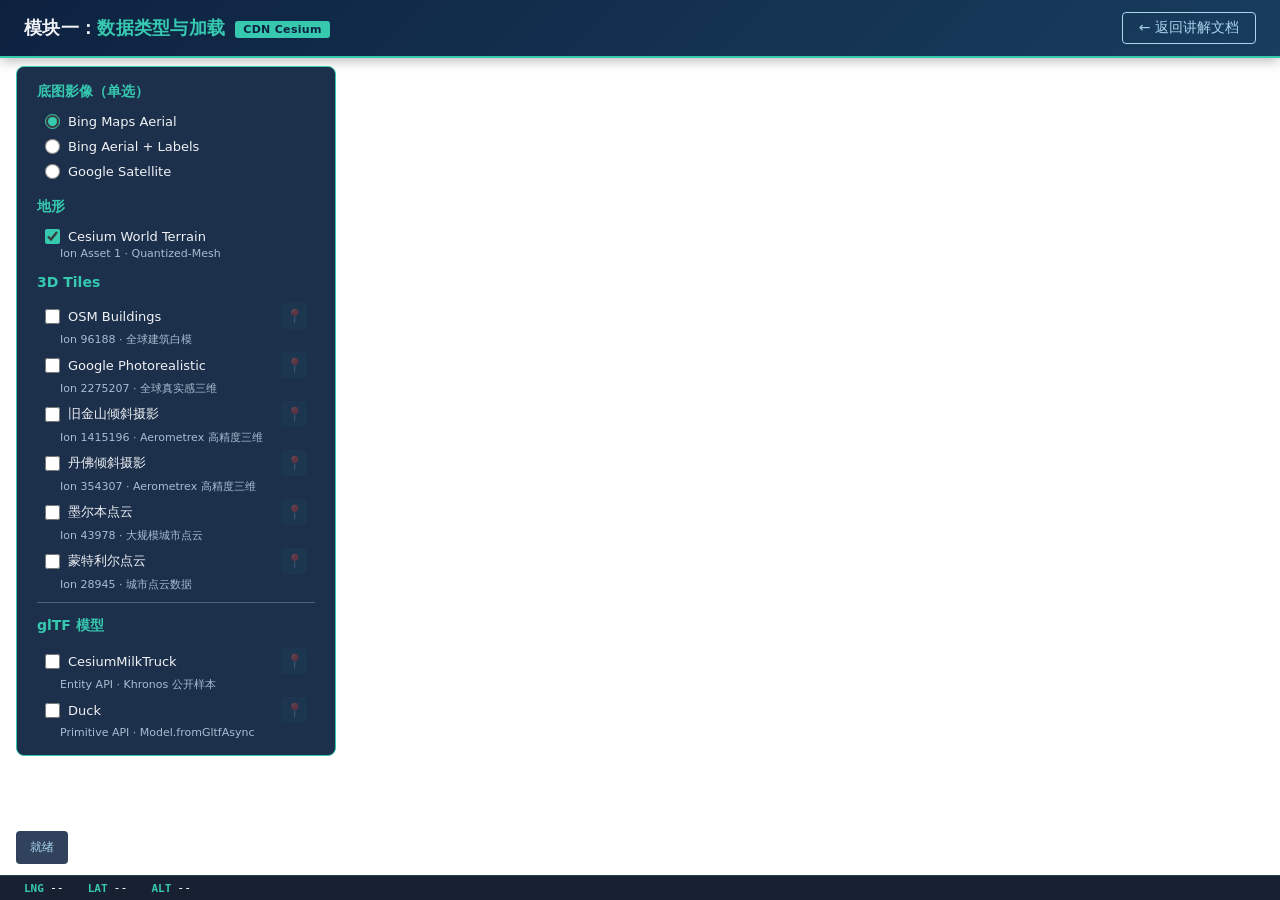
<file: demo-01-loading.html>
<!DOCTYPE html>
<html lang="zh-CN">
<head>
    <meta charset="utf-8">
    <meta name="viewport" content="width=device-width, initial-scale=1">
    <title>模块一：数据类型与加载</title>
    <link href="https://cesium.com/downloads/cesiumjs/releases/1.143/Build/Cesium/Widgets/widgets.css" rel="stylesheet">
    <script src="https://cesium.com/downloads/cesiumjs/releases/1.143/Build/Cesium/Cesium.js"></script>
    <script src="shared-config.js"></script>
    <link href="shared-style.css" rel="stylesheet">
    <style>
        .side-panel { width: 320px; }
    </style>
</head>
<body>
    <div id="header">
        <h1>模块一：<span>数据类型与加载</span><span class="badge">CDN Cesium</span></h1>
        <a href="index.html">← 返回讲解文档</a>
    </div>
    <div id="cesiumContainer"></div>

    <div id="panel" class="side-panel">
        <h3>底图影像（单选）</h3>
        <div class="layer-item"><label><input type="radio" name="imagery" value="2" checked> Bing Maps Aerial</label></div>
        <div class="layer-item"><label><input type="radio" name="imagery" value="3"> Bing Aerial + Labels</label></div>
        <div class="layer-item"><label><input type="radio" name="imagery" value="3830182"> Google Satellite</label></div>

        <h3>地形</h3>
        <div class="layer-item">
            <label><input type="checkbox" id="chkTerrain" checked> Cesium World Terrain</label>
        </div>
        <div class="layer-desc">Ion Asset 1 · Quantized-Mesh</div>

        <h3>3D Tiles</h3>

        <div class="layer-item">
            <label><input type="checkbox" id="chkOSM"> OSM Buildings</label>
            <button class="btn-locate" id="locOSM" disabled title="飞行定位">📍</button>
        </div>
        <div class="layer-desc">Ion 96188 · 全球建筑白模</div>

        <div class="layer-item">
            <label><input type="checkbox" id="chkGoogle3D"> Google Photorealistic</label>
            <button class="btn-locate" id="locGoogle3D" disabled title="飞行定位">📍</button>
        </div>
        <div class="layer-desc">Ion 2275207 · 全球真实感三维</div>

        <div class="layer-item">
            <label><input type="checkbox" id="chkSF"> 旧金山倾斜摄影</label>
            <button class="btn-locate" id="locSF" disabled title="飞行定位">📍</button>
        </div>
        <div class="layer-desc">Ion 1415196 · Aerometrex 高精度三维</div>

        <div class="layer-item">
            <label><input type="checkbox" id="chkDenver"> 丹佛倾斜摄影</label>
            <button class="btn-locate" id="locDenver" disabled title="飞行定位">📍</button>
        </div>
        <div class="layer-desc">Ion 354307 · Aerometrex 高精度三维</div>

        <div class="layer-item">
            <label><input type="checkbox" id="chkMelbourne"> 墨尔本点云</label>
            <button class="btn-locate" id="locMelbourne" disabled title="飞行定位">📍</button>
        </div>
        <div class="layer-desc">Ion 43978 · 大规模城市点云</div>

        <div class="layer-item">
            <label><input type="checkbox" id="chkMontreal"> 蒙特利尔点云</label>
            <button class="btn-locate" id="locMontreal" disabled title="飞行定位">📍</button>
        </div>
        <div class="layer-desc">Ion 28945 · 城市点云数据</div>

        <hr class="divider">
        <h3>glTF 模型</h3>

        <div class="layer-item">
            <label><input type="checkbox" id="chkGltf"> CesiumMilkTruck</label>
            <button class="btn-locate" id="locGltf" disabled title="飞行定位">📍</button>
        </div>
        <div class="layer-desc">Entity API · Khronos 公开样本</div>

        <div class="layer-item">
            <label><input type="checkbox" id="chkGltf2"> Duck</label>
            <button class="btn-locate" id="locGltf2" disabled title="飞行定位">📍</button>
        </div>
        <div class="layer-desc">Primitive API · Model.fromGltfAsync</div>
    </div>

    <!-- 调试面板（?debug 时显示） -->
    <button id="debugToggle" onclick="toggleDebugPopup()" title="调试工具">🔧</button>
    <div id="debugPopup">
        <h4>调试工具</h4>
        <button onclick="toggleInspector()">Cesium Inspector</button>
        <button onclick="toggle3DTilesInspector()">3D Tiles Inspector</button>
        <button onclick="toggleFPS()">帧率 (FPS) 显示</button>
        <button onclick="toggleWireframe()">线框模式</button>
        <hr>
        <button onclick="printEntityList()">→ Console: 实体列表</button>
        <button onclick="printSceneInfo()">→ Console: 场景信息</button>
        <button onclick="printTilesetStats()">→ Console: Tileset 统计</button>
    </div>
    <div id="fpsDisplay">FPS: --</div>

    <div id="status">就绪</div>
    <div id="coordBar">
        <span><span class="coord-label">LNG</span><span class="coord-value" id="camLng">--</span></span>
        <span><span class="coord-label">LAT</span><span class="coord-value" id="camLat">--</span></span>
        <span><span class="coord-label">ALT</span><span class="coord-value" id="camAlt">--</span></span>
    </div>

    <script>
        var DEBUG_MODE = new URLSearchParams(location.search).has('debug');
        var statusEl = document.getElementById('status');
        function setStatus(msg) { statusEl.textContent = msg; }

        if (DEBUG_MODE) {
            document.getElementById('debugToggle').style.display = 'block';
            document.title = '模块五：调试与体检';
            document.querySelector('#header h1').innerHTML = '模块五：<span>调试与体检</span><span class="badge">CDN Cesium</span>';
            setStatus('调试模式 — 点击右下角 🔧 打开调试工具');
        }

        var debugPopupEl = document.getElementById('debugPopup');
        window.toggleDebugPopup = function () {
            debugPopupEl.style.display = debugPopupEl.style.display === 'none' ? 'block' : 'none';
        };
        function noop() {}
        window.toggleInspector = window.toggleInspector || noop;
        window.toggle3DTilesInspector = window.toggle3DTilesInspector || noop;
        window.toggleFPS = window.toggleFPS || noop;
        window.toggleWireframe = window.toggleWireframe || noop;
        window.printEntityList = window.printEntityList || noop;
        window.printSceneInfo = window.printSceneInfo || noop;
        window.printTilesetStats = window.printTilesetStats || noop;

        (async function () {
            var viewer = new Cesium.Viewer('cesiumContainer', {
                baseLayerPicker: false,
                geocoder: false,
                homeButton: false,
                sceneModePicker: false,
                navigationHelpButton: false,
                animation: false,
                timeline: false,
                fullscreenButton: false,
                selectionIndicator: false,
                infoBox: false
            });
            window.viewer = viewer;

            // ── 初始地形 ──
            try {
                viewer.terrainProvider = await Cesium.CesiumTerrainProvider.fromIonAssetId(1);
                setStatus('Cesium World Terrain 已加载');
            } catch (e) {
                console.error('Terrain load error:', e);
                setStatus('地形加载失败: ' + e.message);
            }

            // ── 影像切换 ──
            var currentImageryLayer = viewer.imageryLayers.get(0);

            async function switchImagery(assetId) {
                setStatus('正在切换影像 (Asset ' + assetId + ') …');
                try {
                    var provider = await Cesium.IonImageryProvider.fromAssetId(assetId);
                    if (currentImageryLayer) {
                        viewer.imageryLayers.remove(currentImageryLayer, true);
                    }
                    currentImageryLayer = viewer.imageryLayers.addImageryProvider(provider, 0);
                    setStatus('影像已切换: Asset ' + assetId);
                } catch (e) {
                    console.error('Imagery switch error:', e);
                    setStatus('影像加载失败: ' + e.message);
                }
            }

            document.querySelectorAll('input[name="imagery"]').forEach(function (radio) {
                radio.addEventListener('change', function () {
                    switchImagery(Number(this.value));
                });
            });

            // ── 地形切换 ──
            document.getElementById('chkTerrain').addEventListener('change', async function () {
                if (this.checked) {
                    try {
                        viewer.terrainProvider = await Cesium.CesiumTerrainProvider.fromIonAssetId(1);
                        setStatus('地形已加载');
                    } catch (e) {
                        setStatus('地形加载失败: ' + e.message);
                    }
                } else {
                    viewer.terrainProvider = new Cesium.EllipsoidTerrainProvider();
                    setStatus('地形已移除（使用椭球面）');
                }
            });

            // ═══════════════════════════════════════════════
            //  通用 3D Tiles 加载器
            // ═══════════════════════════════════════════════
            var tilesetRegistry = {};

            function registerTileset(checkboxId, locateBtnId, ionAssetId, label) {
                var chk = document.getElementById(checkboxId);
                var loc = document.getElementById(locateBtnId);
                var entry = { tileset: null, ionAssetId: ionAssetId, label: label };
                tilesetRegistry[checkboxId] = entry;

                chk.addEventListener('change', async function () {
                    if (this.checked) {
                        setStatus('正在加载 ' + label + ' …');
                        try {
                            entry.tileset = await Cesium.Cesium3DTileset.fromIonAssetId(ionAssetId);
                            viewer.scene.primitives.add(entry.tileset);
                            viewer.flyTo(entry.tileset);
                            loc.disabled = false;
                            setStatus(label + ' 加载完成');
                        } catch (e) {
                            setStatus(label + ' 加载失败: ' + e.message);
                            console.error(label + ' load error:', e);
                            this.checked = false;
                        }
                    } else if (entry.tileset) {
                        viewer.scene.primitives.remove(entry.tileset);
                        entry.tileset = null;
                        loc.disabled = true;
                        setStatus(label + ' 已移除');
                    }
                });

                loc.addEventListener('click', function () {
                    if (entry.tileset) {
                        viewer.flyTo(entry.tileset);
                        setStatus('正在飞向 ' + label);
                    }
                });
            }

            registerTileset('chkOSM', 'locOSM', 96188, 'OSM Buildings');
            registerTileset('chkGoogle3D', 'locGoogle3D', 2275207, 'Google Photorealistic 3D Tiles');
            registerTileset('chkSF', 'locSF', 1415196, '旧金山倾斜摄影');
            registerTileset('chkDenver', 'locDenver', 354307, '丹佛倾斜摄影');
            registerTileset('chkMelbourne', 'locMelbourne', 43978, '墨尔本点云');
            registerTileset('chkMontreal', 'locMontreal', 28945, '蒙特利尔点云');

            // ═══════════════════════════════════════════════
            //  glTF 模型加载
            // ═══════════════════════════════════════════════

            // ── CesiumMilkTruck（Entity API）──
            var gltfEntity = null;
            var chkGltf = document.getElementById('chkGltf');
            var locGltf = document.getElementById('locGltf');

            chkGltf.addEventListener('change', function () {
                if (this.checked) {
                    setStatus('正在加载 glTF 模型（CesiumMilkTruck）…');
                    gltfEntity = viewer.entities.add({
                        name: 'CesiumMilkTruck',
                        position: Cesium.Cartesian3.fromDegrees(-74.006, 40.7128, 0),
                        model: {
                            uri: 'https://raw.githubusercontent.com/KhronosGroup/glTF-Sample-Assets/main/Models/CesiumMilkTruck/glTF-Binary/CesiumMilkTruck.glb',
                            minimumPixelSize: 64,
                            maximumScale: 200,
                            heightReference: Cesium.HeightReference.CLAMP_TO_GROUND
                        },
                        properties: { source: 'Khronos glTF-Sample-Assets', format: 'glb' }
                    });
                    viewer.flyTo(gltfEntity, {
                        offset: new Cesium.HeadingPitchRange(0, Cesium.Math.toRadians(-30), 150)
                    });
                    locGltf.disabled = false;
                    setStatus('CesiumMilkTruck 已加载（Entity API · 纽约）');
                } else if (gltfEntity) {
                    viewer.entities.remove(gltfEntity);
                    gltfEntity = null;
                    locGltf.disabled = true;
                    setStatus('CesiumMilkTruck 已移除');
                }
            });

            locGltf.addEventListener('click', function () {
                if (gltfEntity) {
                    viewer.flyTo(gltfEntity, {
                        offset: new Cesium.HeadingPitchRange(0, Cesium.Math.toRadians(-30), 150)
                    });
                }
            });

            // ── Duck（Primitive API / Model.fromGltfAsync）──
            var gltfPrimitive = null;
            var duckPosition = Cesium.Cartesian3.fromDegrees(116.39, 39.91, 10);
            var chkGltf2 = document.getElementById('chkGltf2');
            var locGltf2 = document.getElementById('locGltf2');

            chkGltf2.addEventListener('change', async function () {
                if (this.checked) {
                    setStatus('正在加载 glTF 模型（Duck · Primitive API）…');
                    try {
                        var hpr = new Cesium.HeadingPitchRoll(0, 0, 0);
                        var modelMatrix = Cesium.Transforms.headingPitchRollToFixedFrame(duckPosition, hpr);

                        gltfPrimitive = await Cesium.Model.fromGltfAsync({
                            url: 'https://raw.githubusercontent.com/KhronosGroup/glTF-Sample-Assets/main/Models/Duck/glTF-Binary/Duck.glb',
                            modelMatrix: modelMatrix,
                            minimumPixelSize: 64,
                            maximumScale: 500
                        });
                        viewer.scene.primitives.add(gltfPrimitive);
                        viewer.camera.flyTo({
                            destination: Cesium.Cartesian3.fromDegrees(116.39, 39.905, 300),
                            orientation: { heading: 0, pitch: Cesium.Math.toRadians(-45), roll: 0 }
                        });
                        locGltf2.disabled = false;
                        setStatus('Duck 已加载（Primitive API · 北京）');
                    } catch (e) {
                        setStatus('Duck 加载失败: ' + e.message);
                        this.checked = false;
                    }
                } else if (gltfPrimitive) {
                    viewer.scene.primitives.remove(gltfPrimitive);
                    gltfPrimitive = null;
                    locGltf2.disabled = true;
                    setStatus('Duck 已移除');
                }
            });

            locGltf2.addEventListener('click', function () {
                viewer.camera.flyTo({
                    destination: Cesium.Cartesian3.fromDegrees(116.39, 39.905, 300),
                    orientation: { heading: 0, pitch: Cesium.Math.toRadians(-45), roll: 0 }
                });
            });

            // ═══════════════════════════════════════════════
            //  调试工具（?debug 模式）
            // ═══════════════════════════════════════════════
            if (DEBUG_MODE) {
                var inspectorLoaded = false;
                window.toggleInspector = function () {
                    if (!inspectorLoaded) {
                        viewer.extend(Cesium.viewerCesiumInspectorMixin);
                        inspectorLoaded = true;
                        setStatus('Cesium Inspector 已启用');
                    }
                    var el = document.querySelector('.cesium-cesiumInspector');
                    if (el) el.style.display = el.style.display === 'none' ? 'block' : 'none';
                };

                var tiles3dInspectorLoaded = false;
                window.toggle3DTilesInspector = function () {
                    if (!tiles3dInspectorLoaded) {
                        viewer.extend(Cesium.viewerCesium3DTilesInspectorMixin);
                        tiles3dInspectorLoaded = true;
                        setStatus('3D Tiles Inspector 已启用 — 请先加载一个 3D Tiles 数据集');
                    }
                    var el = document.querySelector('.cesium-3DTilesInspector');
                    if (el) el.style.display = el.style.display === 'none' ? 'block' : 'none';
                };

                var fpsShowing = false;
                var lastTime = performance.now();
                var frameCount = 0;
                var fpsEl = document.getElementById('fpsDisplay');

                function updateFPS() {
                    if (!fpsShowing) return;
                    frameCount++;
                    var now = performance.now();
                    if (now - lastTime >= 1000) {
                        fpsEl.textContent = 'FPS: ' + frameCount;
                        frameCount = 0;
                        lastTime = now;
                    }
                    requestAnimationFrame(updateFPS);
                }

                window.toggleFPS = function () {
                    fpsShowing = !fpsShowing;
                    fpsEl.style.display = fpsShowing ? 'block' : 'none';
                    if (fpsShowing) {
                        lastTime = performance.now();
                        frameCount = 0;
                        updateFPS();
                    }
                    setStatus(fpsShowing ? 'FPS 显示已开启' : 'FPS 显示已关闭');
                };

                var wireframeOn = false;
                window.toggleWireframe = function () {
                    wireframeOn = !wireframeOn;
                    Object.keys(tilesetRegistry).forEach(function (key) {
                        var entry = tilesetRegistry[key];
                        if (entry.tileset) entry.tileset.debugWireframe = wireframeOn;
                    });
                    setStatus(wireframeOn ? '线框模式已开启' : '线框模式已关闭');
                };

                window.printEntityList = function () {
                    var all = viewer.entities.values;
                    console.group('Entity 列表（共 ' + all.length + ' 个）');
                    all.forEach(function (e) {
                        console.log({ id: e.id, name: e.name, hasPosition: !!e.position, hasPoint: !!e.point, hasLabel: !!e.label });
                    });
                    console.groupEnd();
                    setStatus('已打印 ' + all.length + ' 个实体到控制台（F12）');
                };

                window.printSceneInfo = function () {
                    var carto = Cesium.Cartographic.fromCartesian(viewer.camera.position);
                    console.group('场景信息');
                    console.log('相机经度:', Cesium.Math.toDegrees(carto.longitude).toFixed(6));
                    console.log('相机纬度:', Cesium.Math.toDegrees(carto.latitude).toFixed(6));
                    console.log('相机高度:', carto.height.toFixed(2), 'm');
                    console.log('Primitive 数:', viewer.scene.primitives.length);
                    console.log('Entity 数:', viewer.entities.values.length);
                    console.log('requestRenderMode:', viewer.scene.requestRenderMode);
                    console.groupEnd();
                    setStatus('场景信息已打印到控制台（F12）');
                };

                window.printTilesetStats = function () {
                    var found = false;
                    Object.keys(tilesetRegistry).forEach(function (key) {
                        var t = tilesetRegistry[key].tileset;
                        if (!t) return;
                        found = true;
                        console.group('3D Tiles 统计 [' + tilesetRegistry[key].label + ']');
                        console.log('maximumScreenSpaceError:', t.maximumScreenSpaceError);
                        if (t.statistics) console.log('已加载瓦片数:', t.statistics.numberOfLoadedTilesTotal);
                        if (typeof t.totalMemoryUsageInBytes === 'number') console.log('总内存(MB):', (t.totalMemoryUsageInBytes / 1048576).toFixed(2));
                        if (t.root) {
                            console.log('根瓦片 geometricError:', t.root.geometricError);
                            console.log('子瓦片数:', t.root.children ? t.root.children.length : 0);
                        }
                        console.groupEnd();
                    });
                    setStatus(found ? 'Tileset 统计已打印到控制台（F12）' : '请先加载 3D Tiles 数据');
                };
            }

            // ═══════════════════════════════════════════════
            //  实时相机坐标
            // ═══════════════════════════════════════════════
            var camLngEl = document.getElementById('camLng');
            var camLatEl = document.getElementById('camLat');
            var camAltEl = document.getElementById('camAlt');

            viewer.camera.changed.addEventListener(function () {
                var carto = Cesium.Cartographic.fromCartesian(viewer.camera.positionWC);
                camLngEl.textContent = Cesium.Math.toDegrees(carto.longitude).toFixed(4) + '°';
                camLatEl.textContent = Cesium.Math.toDegrees(carto.latitude).toFixed(4) + '°';
                var h = carto.height;
                camAltEl.textContent = h > 1000 ? (h / 1000).toFixed(1) + ' km' : h.toFixed(0) + ' m';
            });
            viewer.camera.percentageChanged = 0.01;
        })();
    </script>
</body>
</html>
</file>
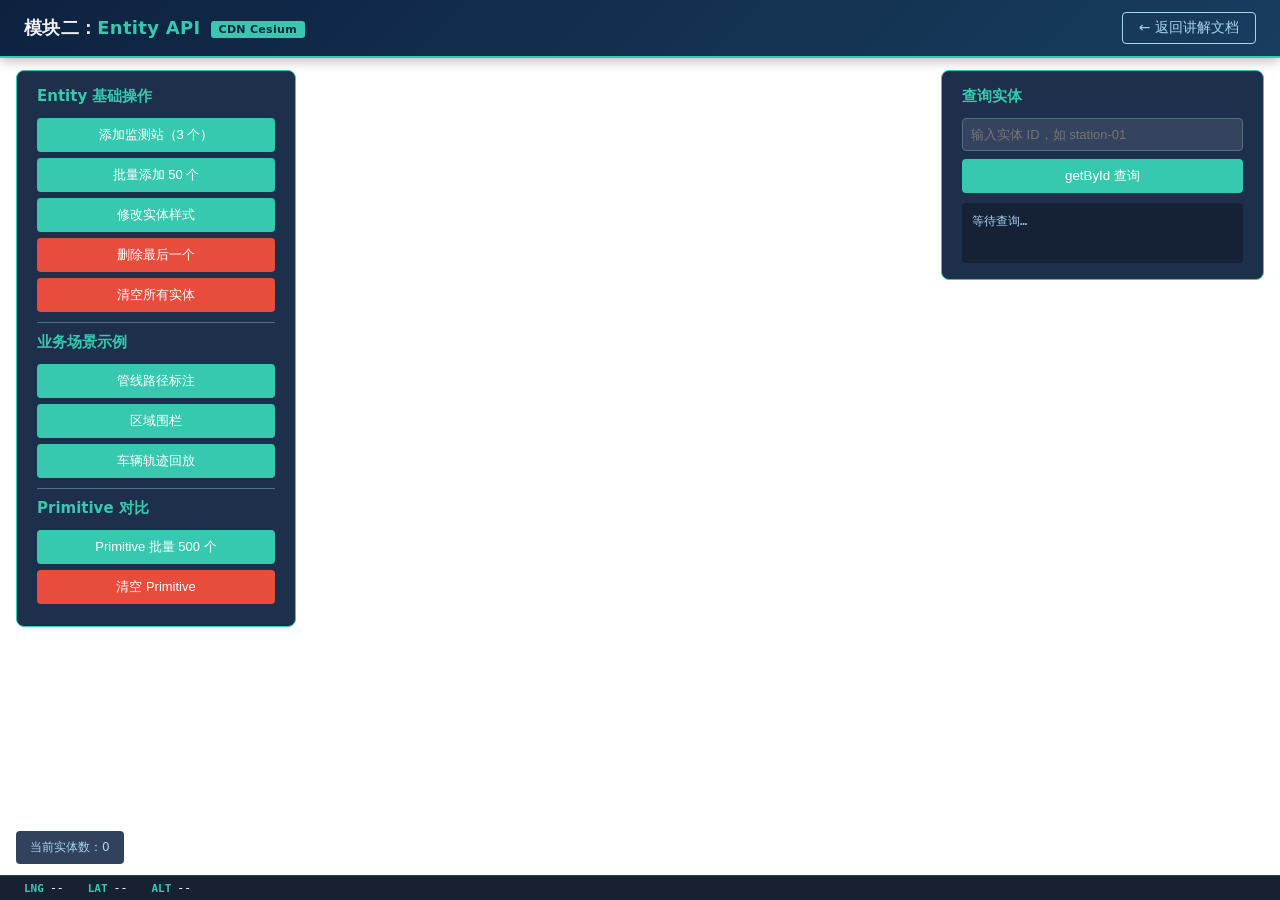
<file: demo-02-entity.html>
<!DOCTYPE html>
<html lang="zh-CN">
<head>
    <meta charset="utf-8">
    <meta name="viewport" content="width=device-width, initial-scale=1">
    <title>模块二：Entity API</title>
    <link href="https://cesium.com/downloads/cesiumjs/releases/1.143/Build/Cesium/Widgets/widgets.css" rel="stylesheet">
    <script src="https://cesium.com/downloads/cesiumjs/releases/1.143/Build/Cesium/Cesium.js"></script>
    <script src="shared-config.js"></script>
    <link href="shared-style.css" rel="stylesheet">
    <style>
        #panel {
            position: absolute; top: 70px; left: 16px; z-index: 10;
            background: rgba(11, 30, 61, .92); color: #fff;
            padding: 16px 20px; border-radius: 8px; border: 1px solid #36c9b0;
            width: 280px; font-size: 13px;
        }
        #panel h3 { color: #36c9b0; font-size: 15px; margin-bottom: 12px; }
        #panel button {
            display: block; width: 100%; padding: 8px 14px; margin: 6px 0;
            background: #36c9b0; color: #fff; border: none; border-radius: 4px;
            cursor: pointer; font-size: 13px; transition: background .2s;
        }
        #panel button:hover { background: #26a08d; }
        #panel button.danger { background: #e74c3c; }
        #panel button.danger:hover { background: #c0392b; }
        #queryPanel {
            position: absolute; top: 70px; right: 16px; z-index: 10;
            background: rgba(11, 30, 61, .92); color: #fff;
            padding: 16px 20px; border-radius: 8px; border: 1px solid #36c9b0;
            min-width: 300px; font-size: 13px;
        }
        #queryPanel h3 { color: #36c9b0; font-size: 15px; margin-bottom: 12px; }
        #queryInput {
            width: 100%; padding: 8px; background: rgba(255,255,255,.1);
            border: 1px solid #526f82; color: #fff; border-radius: 4px; font-size: 13px;
        }
        #queryResult {
            margin-top: 10px; padding: 10px;
            background: rgba(0,0,0,.3); border-radius: 4px;
            font-family: 'Consolas', monospace; font-size: 12px;
            min-height: 60px; white-space: pre-wrap; color: #a8d4ee;
        }
    </style>
</head>
<body>
    <div id="header">
        <h1>模块二：<span>Entity API</span><span class="badge">CDN Cesium</span></h1>
        <a href="index.html">← 返回讲解文档</a>
    </div>
    <div id="cesiumContainer"></div>
    <div id="panel">
        <h3>Entity 基础操作</h3>
        <button onclick="addSampleEntities()">添加监测站（3 个）</button>
        <button onclick="addBatchEntities()">批量添加 50 个</button>
        <button onclick="updateEntityStyle()">修改实体样式</button>
        <button onclick="removeLastEntity()" class="danger">删除最后一个</button>
        <button onclick="clearAllEntities()" class="danger">清空所有实体</button>
        <hr style="border:none;border-top:1px solid #526f82;margin:10px 0;">
        <h3>业务场景示例</h3>
        <button onclick="addPipelineDemo()">管线路径标注</button>
        <button onclick="addAreaFenceDemo()">区域围栏</button>
        <button onclick="addTrajectoryDemo()">车辆轨迹回放</button>
        <hr style="border:none;border-top:1px solid #526f82;margin:10px 0;">
        <h3>Primitive 对比</h3>
        <button onclick="addPrimitiveBatch()">Primitive 批量 500 个</button>
        <button onclick="clearPrimitives()" class="danger">清空 Primitive</button>
    </div>
    <div id="queryPanel">
        <h3>查询实体</h3>
        <input id="queryInput" type="text" placeholder="输入实体 ID，如 station-01">
        <button onclick="queryById()" style="margin-top:8px;width:100%;padding:8px;background:#36c9b0;color:#fff;border:none;border-radius:4px;cursor:pointer;">getById 查询</button>
        <div id="queryResult">等待查询…</div>
    </div>
    <div id="status">当前实体数：0</div>
    <div id="coordBar">
        <span><span class="coord-label">LNG</span><span class="coord-value" id="camLng">--</span></span>
        <span><span class="coord-label">LAT</span><span class="coord-value" id="camLat">--</span></span>
        <span><span class="coord-label">ALT</span><span class="coord-value" id="camAlt">--</span></span>
    </div>

    <script>
        const viewer = new Cesium.Viewer('cesiumContainer', {
            baseLayerPicker: false, geocoder: false, homeButton: false,
            sceneModePicker: false, navigationHelpButton: false,
            animation: false, timeline: false, fullscreenButton: false,
            selectionIndicator: false, infoBox: false
        });

        (async function () {
            try {
                viewer.terrainProvider = await Cesium.CesiumTerrainProvider.fromIonAssetId(1);
            } catch (e) { console.warn('Terrain fallback:', e); }
        })();

        viewer.scene.globe.depthTestAgainstTerrain = false;
        const entities = viewer.entities;
        let entityCounter = 0;

        function updateCount() {
            document.getElementById('status').textContent =
                '当前实体数：' + entities.values.length;
        }

        const sampleData = [
            { id: 'station-01', name: '监测站 A', lng: 116.39, lat: 39.91, status: '正常', type: '气象' },
            { id: 'station-02', name: '监测站 B', lng: 121.47, lat: 31.23, status: '告警', type: '水文' },
            { id: 'station-03', name: '监测站 C', lng: 113.26, lat: 23.13, status: '离线', type: '地质' }
        ];

        const statusColors = {
            '正常': Cesium.Color.fromCssColorString('#36c9b0'),
            '告警': Cesium.Color.fromCssColorString('#ffc107'),
            '离线': Cesium.Color.fromCssColorString('#e74c3c')
        };

        function addSampleEntities() {
            sampleData.forEach(function (d) {
                if (entities.getById(d.id)) return;
                entities.add({
                    id: d.id,
                    name: d.name,
                    position: Cesium.Cartesian3.fromDegrees(d.lng, d.lat, 0),
                    point: {
                        pixelSize: 14,
                        color: statusColors[d.status] || Cesium.Color.WHITE,
                        outlineColor: Cesium.Color.WHITE,
                        outlineWidth: 2,
                        heightReference: Cesium.HeightReference.CLAMP_TO_GROUND
                    },
                    label: {
                        text: d.name + ' [' + d.status + ']',
                        font: '14px sans-serif',
                        fillColor: Cesium.Color.WHITE,
                        outlineColor: Cesium.Color.BLACK,
                        outlineWidth: 2,
                        style: Cesium.LabelStyle.FILL_AND_OUTLINE,
                        verticalOrigin: Cesium.VerticalOrigin.BOTTOM,
                        pixelOffset: new Cesium.Cartesian2(0, -20),
                        heightReference: Cesium.HeightReference.CLAMP_TO_GROUND
                    },
                    properties: {
                        bizId: d.id,
                        status: d.status,
                        type: d.type
                    }
                });
            });
            viewer.zoomTo(entities);
            updateCount();
        }

        function addBatchEntities() {
            for (let i = 0; i < 50; i++) {
                entityCounter++;
                const lng = 100 + Math.random() * 30;
                const lat = 20 + Math.random() * 20;
                entities.add({
                    id: 'batch-' + entityCounter,
                    name: '批量点 #' + entityCounter,
                    position: Cesium.Cartesian3.fromDegrees(lng, lat, 0),
                    point: {
                        pixelSize: 8,
                        color: Cesium.Color.CYAN.withAlpha(0.8),
                        heightReference: Cesium.HeightReference.CLAMP_TO_GROUND
                    },
                    properties: { bizId: 'batch-' + entityCounter, status: '正常', type: '批量' }
                });
            }
            viewer.zoomTo(entities);
            updateCount();
        }

        function updateEntityStyle() {
            const all = entities.values;
            for (let i = 0; i < all.length; i++) {
                if (all[i].point) {
                    all[i].point.pixelSize = 10 + Math.random() * 10;
                    all[i].point.color = Cesium.Color.fromRandom({ alpha: 1.0 });
                }
            }
        }

        function removeLastEntity() {
            const all = entities.values;
            if (all.length > 0) {
                entities.remove(all[all.length - 1]);
                updateCount();
            }
        }

        function clearAllEntities() {
            entities.removeAll();
            updateCount();
        }

        function queryById() {
            const id = document.getElementById('queryInput').value.trim();
            const result = document.getElementById('queryResult');
            if (!id) { result.textContent = '请输入实体 ID'; return; }
            const entity = entities.getById(id);
            if (!entity) { result.textContent = '未找到 ID = "' + id + '" 的实体'; return; }
            const props = entity.properties;
            result.textContent =
                'ID:     ' + entity.id + '\n' +
                'Name:   ' + entity.name + '\n' +
                'BizId:  ' + (props && props.bizId ? props.bizId.getValue() : 'N/A') + '\n' +
                'Status: ' + (props && props.status ? props.status.getValue() : 'N/A') + '\n' +
                'Type:   ' + (props && props.type ? props.type.getValue() : 'N/A');
            console.log('[getById]', entity);
        }

        // ── 业务场景：管线路径标注 ──
        function addPipelineDemo() {
            clearAllEntities();
            var pipeCoords = [
                116.38, 39.92,
                116.39, 39.915,
                116.395, 39.918,
                116.41, 39.92,
                116.42, 39.925
            ];
            entities.add({
                id: 'pipeline-01',
                name: '供水管线 A-段',
                polyline: {
                    positions: Cesium.Cartesian3.fromDegreesArray(pipeCoords),
                    width: 6,
                    material: new Cesium.PolylineGlowMaterialProperty({
                        glowPower: 0.3,
                        color: Cesium.Color.CYAN
                    }),
                    clampToGround: true
                },
                properties: { type: '供水管线', diameter: 'DN300', material: 'PE' }
            });
            for (var i = 0; i < pipeCoords.length; i += 2) {
                entities.add({
                    id: 'pipe-node-' + (i / 2),
                    name: '管线节点 #' + (i / 2),
                    position: Cesium.Cartesian3.fromDegrees(pipeCoords[i], pipeCoords[i + 1], 0),
                    point: { pixelSize: 10, color: Cesium.Color.YELLOW, outlineColor: Cesium.Color.BLACK, outlineWidth: 1, heightReference: Cesium.HeightReference.CLAMP_TO_GROUND },
                    label: { text: 'N' + (i / 2), font: '12px sans-serif', fillColor: Cesium.Color.WHITE, style: Cesium.LabelStyle.FILL_AND_OUTLINE, outlineWidth: 2, outlineColor: Cesium.Color.BLACK, verticalOrigin: Cesium.VerticalOrigin.BOTTOM, pixelOffset: new Cesium.Cartesian2(0, -14), heightReference: Cesium.HeightReference.CLAMP_TO_GROUND },
                    properties: { type: '管线节点' }
                });
            }
            viewer.zoomTo(entities);
            updateCount();
        }

        // ── 业务场景：区域围栏 ──
        function addAreaFenceDemo() {
            clearAllEntities();
            entities.add({
                id: 'fence-zone-a',
                name: '重点保护区域 A',
                polygon: {
                    hierarchy: Cesium.Cartesian3.fromDegreesArray([
                        116.38, 39.92, 116.42, 39.92, 116.42, 39.94, 116.38, 39.94
                    ]),
                    material: Cesium.Color.RED.withAlpha(0.25),
                    outline: true,
                    outlineColor: Cesium.Color.RED,
                    outlineWidth: 2,
                    heightReference: Cesium.HeightReference.CLAMP_TO_GROUND
                },
                properties: { type: '保护区', level: '一级' }
            });
            entities.add({
                id: 'fence-zone-b',
                name: '施工缓冲区 B',
                polygon: {
                    hierarchy: Cesium.Cartesian3.fromDegreesArray([
                        116.42, 39.91, 116.45, 39.91, 116.45, 39.93, 116.42, 39.93
                    ]),
                    material: Cesium.Color.ORANGE.withAlpha(0.2),
                    outline: true,
                    outlineColor: Cesium.Color.ORANGE,
                    heightReference: Cesium.HeightReference.CLAMP_TO_GROUND
                },
                properties: { type: '缓冲区', level: '二级' }
            });
            entities.add({
                id: 'fence-label-a',
                name: '保护区标注',
                position: Cesium.Cartesian3.fromDegrees(116.40, 39.93, 0),
                label: { text: '重点保护区域 A', font: 'bold 16px sans-serif', fillColor: Cesium.Color.RED, style: Cesium.LabelStyle.FILL_AND_OUTLINE, outlineWidth: 3, outlineColor: Cesium.Color.WHITE, heightReference: Cesium.HeightReference.CLAMP_TO_GROUND }
            });
            viewer.zoomTo(entities);
            updateCount();
        }

        // ── 业务场景：车辆轨迹回放 ──
        function addTrajectoryDemo() {
            clearAllEntities();
            var start = Cesium.JulianDate.fromDate(new Date());
            var totalSeconds = 60;
            var stop = Cesium.JulianDate.addSeconds(start, totalSeconds, new Cesium.JulianDate());

            viewer.clock.startTime = start.clone();
            viewer.clock.stopTime = stop.clone();
            viewer.clock.currentTime = start.clone();
            viewer.clock.clockRange = Cesium.ClockRange.LOOP_STOP;
            viewer.clock.multiplier = 5;
            viewer.clock.shouldAnimate = true;
            if (viewer.timeline) {
                viewer.timeline.zoomTo(start, stop);
            }

            var waypoints = [
                { lng: 116.38, lat: 39.91, t: 0 },
                { lng: 116.385, lat: 39.915, t: 10 },
                { lng: 116.39, lat: 39.92, t: 20 },
                { lng: 116.40, lat: 39.922, t: 30 },
                { lng: 116.41, lat: 39.918, t: 40 },
                { lng: 116.42, lat: 39.925, t: 50 },
                { lng: 116.43, lat: 39.93, t: 60 }
            ];
            var positionProperty = new Cesium.SampledPositionProperty();
            waypoints.forEach(function (wp) {
                var time = Cesium.JulianDate.addSeconds(start, wp.t, new Cesium.JulianDate());
                positionProperty.addSample(time, Cesium.Cartesian3.fromDegrees(wp.lng, wp.lat, 0));
            });

            entities.add({
                id: 'vehicle-01',
                name: '巡检车辆 #01',
                availability: new Cesium.TimeIntervalCollection([new Cesium.TimeInterval({ start: start, stop: stop })]),
                position: positionProperty,
                orientation: new Cesium.VelocityOrientationProperty(positionProperty),
                point: { pixelSize: 14, color: Cesium.Color.LIME, outlineColor: Cesium.Color.WHITE, outlineWidth: 2, heightReference: Cesium.HeightReference.CLAMP_TO_GROUND },
                label: { text: '巡检车 #01', font: '13px sans-serif', fillColor: Cesium.Color.WHITE, style: Cesium.LabelStyle.FILL_AND_OUTLINE, outlineWidth: 2, outlineColor: Cesium.Color.BLACK, pixelOffset: new Cesium.Cartesian2(0, -22), heightReference: Cesium.HeightReference.CLAMP_TO_GROUND },
                path: { resolution: 1, material: new Cesium.PolylineGlowMaterialProperty({ glowPower: 0.15, color: Cesium.Color.LIME }), width: 4 },
                properties: { type: '巡检车辆', plateNo: '京A12345' }
            });
            viewer.zoomTo(entities, new Cesium.HeadingPitchRange(0, Cesium.Math.toRadians(-45), 10000));
            updateCount();
        }

        // ── Primitive API 对比 ──
        var pointCollection = null;

        function addPrimitiveBatch() {
            if (pointCollection) {
                viewer.scene.primitives.remove(pointCollection);
            }
            pointCollection = new Cesium.PointPrimitiveCollection();
            pointCollection.name = 'Primitive 点';
            for (var i = 0; i < 500; i++) {
                var lng = 100 + Math.random() * 30;
                var lat = 20 + Math.random() * 20;
                pointCollection.add({
                    position: Cesium.Cartesian3.fromDegrees(lng, lat, 500),
                    pixelSize: 6,
                    color: Cesium.Color.fromHsl(Math.random(), 0.8, 0.6, 0.9)
                });
            }
            viewer.scene.primitives.add(pointCollection);
            document.getElementById('status').textContent =
                '当前实体数：' + entities.values.length + ' | Primitive 点：500';
            viewer.camera.flyTo({
                destination: Cesium.Cartesian3.fromDegrees(115, 30, 5000000),
                duration: 1.5
            });
        }

        function clearPrimitives() {
            if (pointCollection) {
                viewer.scene.primitives.remove(pointCollection);
                pointCollection = null;
                document.getElementById('status').textContent =
                    '当前实体数：' + entities.values.length + ' | Primitive 已清空';
            }
        }

        // ── 实时相机坐标 ──
        var camLngEl = document.getElementById('camLng');
        var camLatEl = document.getElementById('camLat');
        var camAltEl = document.getElementById('camAlt');
        viewer.camera.changed.addEventListener(function () {
            var carto = Cesium.Cartographic.fromCartesian(viewer.camera.positionWC);
            camLngEl.textContent = Cesium.Math.toDegrees(carto.longitude).toFixed(4) + '°';
            camLatEl.textContent = Cesium.Math.toDegrees(carto.latitude).toFixed(4) + '°';
            var h = carto.height;
            camAltEl.textContent = h > 1000 ? (h / 1000).toFixed(1) + ' km' : h.toFixed(0) + ' m';
        });
        viewer.camera.percentageChanged = 0.01;
    </script>
</body>
</html>
</file>
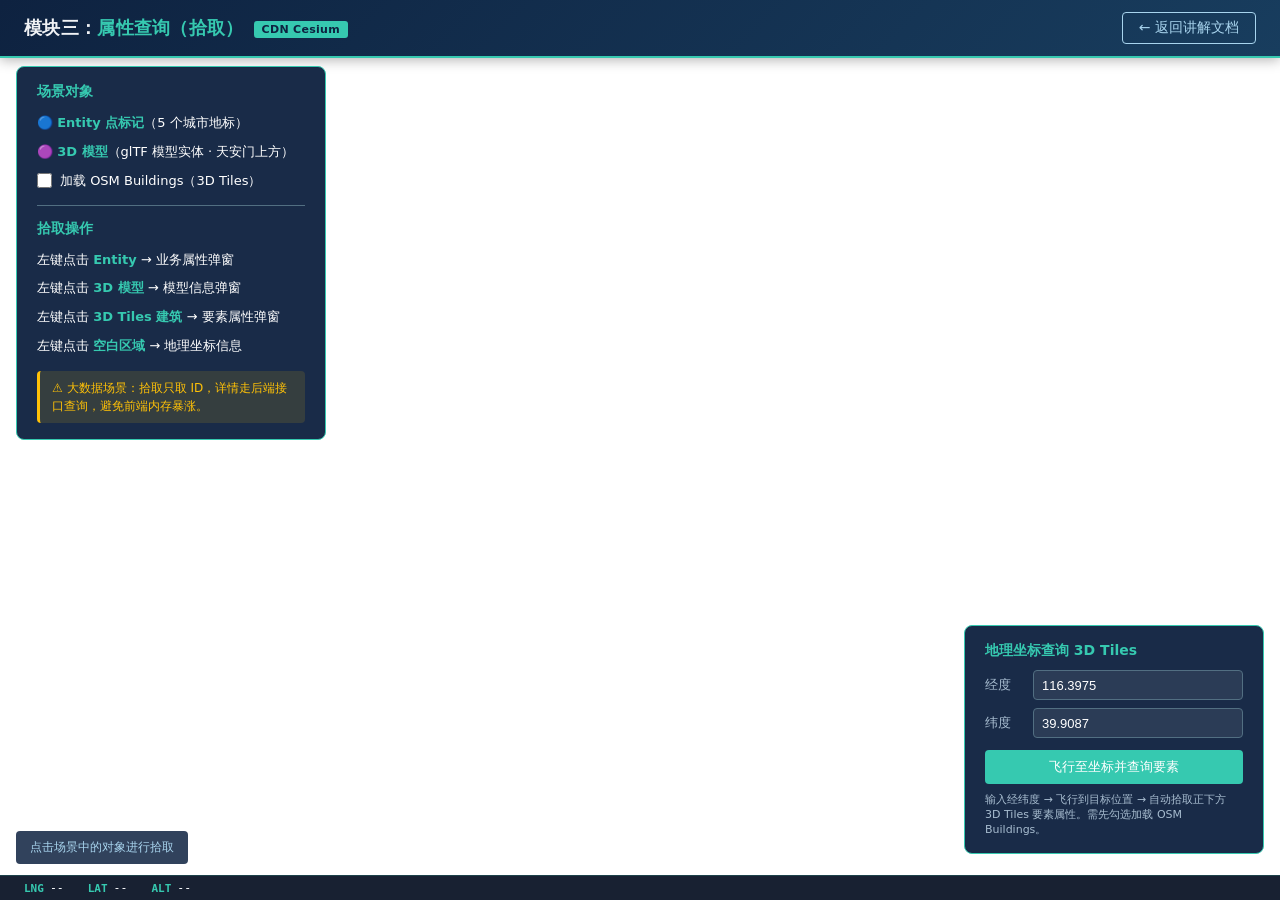
<file: demo-03-pick.html>
<!DOCTYPE html>
<html lang="zh-CN">
<head>
    <meta charset="utf-8">
    <meta name="viewport" content="width=device-width, initial-scale=1">
    <title>模块三：属性查询（拾取）</title>
    <link href="https://cesium.com/downloads/cesiumjs/releases/1.143/Build/Cesium/Widgets/widgets.css" rel="stylesheet">
    <script src="https://cesium.com/downloads/cesiumjs/releases/1.143/Build/Cesium/Cesium.js"></script>
    <script src="shared-config.js"></script>
    <link href="shared-style.css" rel="stylesheet">
    <style>
        #guide {
            position: absolute; top: 66px; left: 16px; z-index: 10;
            background: rgba(11, 30, 61, .94); color: #fff;
            padding: 16px 20px; border-radius: 8px; border: 1px solid #36c9b0;
            width: 310px; font-size: 13px; max-height: calc(100vh - 90px); overflow-y: auto;
        }
        #guide h3 { color: #36c9b0; font-size: 14px; margin: 14px 0 8px; }
        #guide h3:first-child { margin-top: 0; }
        #guide .step { padding: 4px 0; line-height: 1.6; }
        #guide .step strong { color: #36c9b0; }
        #guide label { display: flex; align-items: center; gap: 8px; padding: 5px 0; cursor: pointer; }
        #guide input[type="checkbox"] { accent-color: #36c9b0; width: 15px; height: 15px; }
        #guide code { background: rgba(46,197,173,.15); padding: 2px 6px; border-radius: 3px; font-size: 12px; color: #36c9b0; }
        .divider { border: none; border-top: 1px solid #526f82; margin: 10px 0; }
        .warning {
            margin-top: 10px; padding: 8px 12px;
            background: rgba(255, 193, 7, .12); border-left: 3px solid #ffc107;
            border-radius: 4px; font-size: 12px; color: #ffc107; line-height: 1.5;
        }

        /* 地理坐标查询面板 */
        #geoQuery {
            position: absolute; bottom: 46px; right: 16px; z-index: 10;
            background: rgba(11, 30, 61, .94); color: #fff;
            padding: 16px 20px; border-radius: 8px; border: 1px solid #36c9b0;
            width: 300px; font-size: 13px;
        }
        #geoQuery h3 { color: #36c9b0; font-size: 14px; margin-bottom: 10px; }
        #geoQuery .field { display: flex; gap: 8px; margin-bottom: 8px; }
        #geoQuery .field label { flex: 0 0 40px; color: #a8bdd0; line-height: 30px; padding: 0; }
        #geoQuery .field input {
            flex: 1; padding: 6px 8px; background: rgba(255,255,255,.08);
            border: 1px solid #526f82; color: #fff; border-radius: 4px; font-size: 13px;
        }
        #geoQuery button {
            width: 100%; padding: 8px; background: #36c9b0; color: #fff;
            border: none; border-radius: 4px; cursor: pointer; font-size: 13px; margin-top: 4px;
        }
        #geoQuery button:hover { background: #26a08d; }

        /* 弹窗 */
        #popup {
            display: none; position: absolute; z-index: 20;
            background: rgba(11, 30, 61, .96); color: #fff;
            padding: 16px 20px; border-radius: 8px; border: 1px solid #36c9b0;
            min-width: 300px; max-width: 420px; font-size: 13px;
            box-shadow: 0 8px 32px rgba(0,0,0,.5);
        }
        #popup h4 { color: #36c9b0; margin-bottom: 10px; font-size: 15px; }
        #popup .tag { display: inline-block; font-size: 11px; padding: 2px 8px; border-radius: 3px; margin-bottom: 8px; }
        #popup .tag-entity { background: rgba(46,197,173,.2); color: #36c9b0; }
        #popup .tag-tile { background: rgba(59,130,246,.2); color: #93c5fd; }
        #popup .tag-model { background: rgba(168,85,247,.2); color: #c4b5fd; }
        #popup .tag-geo { background: rgba(255,193,7,.2); color: #fde68a; }
        #popup table { width: 100%; border-collapse: collapse; }
        #popup td { padding: 4px 8px; border-bottom: 1px solid rgba(255,255,255,.08); }
        #popup td:first-child { color: #a8d4ee; white-space: nowrap; width: 90px; }
        #popup .close-btn { position: absolute; top: 8px; right: 12px; background: none; border: none; color: #e74c3c; font-size: 18px; cursor: pointer; }
        #status { max-width: 45vw; }
    </style>
</head>
<body>
    <div id="header">
        <h1>模块三：<span>属性查询（拾取）</span><span class="badge">CDN Cesium</span></h1>
        <a href="index.html">← 返回讲解文档</a>
    </div>
    <div id="cesiumContainer"></div>

    <div id="guide">
        <h3>场景对象</h3>
        <div class="step">🔵 <strong>Entity 点标记</strong>（5 个城市地标）</div>
        <div class="step">🟣 <strong>3D 模型</strong>（glTF 模型实体 · 天安门上方）</div>
        <label><input type="checkbox" id="chkOSM"> 加载 OSM Buildings（3D Tiles）</label>

        <hr class="divider">
        <h3>拾取操作</h3>
        <div class="step">左键点击 <strong>Entity</strong> → 业务属性弹窗</div>
        <div class="step">左键点击 <strong>3D 模型</strong> → 模型信息弹窗</div>
        <div class="step">左键点击 <strong>3D Tiles 建筑</strong> → 要素属性弹窗</div>
        <div class="step">左键点击 <strong>空白区域</strong> → 地理坐标信息</div>

        <div class="warning">
            ⚠ 大数据场景：拾取只取 ID，详情走后端接口查询，避免前端内存暴涨。
        </div>
    </div>

    <!-- 地理坐标查询面板 -->
    <div id="geoQuery">
        <h3>地理坐标查询 3D Tiles</h3>
        <div class="field"><label>经度</label><input type="number" id="qLng" value="116.3975" step="0.001"></div>
        <div class="field"><label>纬度</label><input type="number" id="qLat" value="39.9087" step="0.001"></div>
        <button onclick="geoQueryTiles()">飞行至坐标并查询要素</button>
        <div style="margin-top:8px;font-size:11px;color:#a8bdd0;">
            输入经纬度 → 飞行到目标位置 → 自动拾取正下方 3D Tiles 要素属性。需先勾选加载 OSM Buildings。
        </div>
    </div>

    <div id="popup">
        <button class="close-btn" onclick="closePopup()">×</button>
        <h4 id="popupTitle">属性详情</h4>
        <div id="popupTag"></div>
        <table><tbody id="popupBody"></tbody></table>
    </div>
    <div id="status">点击场景中的对象进行拾取</div>
    <div id="coordBar">
        <span><span class="coord-label">LNG</span><span class="coord-value" id="camLng">--</span></span>
        <span><span class="coord-label">LAT</span><span class="coord-value" id="camLat">--</span></span>
        <span><span class="coord-label">ALT</span><span class="coord-value" id="camAlt">--</span></span>
    </div>

    <script>
        const statusEl = document.getElementById('status');
        function setStatus(msg) { statusEl.textContent = msg; }

        (async function () {
            const viewer = new Cesium.Viewer('cesiumContainer', {
                baseLayerPicker: false, geocoder: false, homeButton: false,
                sceneModePicker: false, navigationHelpButton: false,
                animation: false, timeline: false, fullscreenButton: false,
                selectionIndicator: true, infoBox: false
            });

            try {
                viewer.terrainProvider = await Cesium.CesiumTerrainProvider.fromIonAssetId(1);
            } catch (e) { console.warn('Terrain fallback:', e); }

            // ── 1. Entity 点标记 ──
            const poiData = [
                { id: 'poi-01', name: '天安门',   lng: 116.3975, lat: 39.9087, status: '正常', category: '文化地标' },
                { id: 'poi-02', name: '东方明珠', lng: 121.4997, lat: 31.2397, status: '告警', category: '通信设施' },
                { id: 'poi-03', name: '广州塔',   lng: 113.3245, lat: 23.1066, status: '正常', category: '观光设施' },
                { id: 'poi-04', name: '西湖',     lng: 120.1485, lat: 30.2427, status: '离线', category: '自然景观' },
                { id: 'poi-05', name: '故宫',     lng: 116.3972, lat: 39.9163, status: '正常', category: '文化地标' }
            ];
            const statusColors = {
                '正常': Cesium.Color.fromCssColorString('#36c9b0'),
                '告警': Cesium.Color.fromCssColorString('#ffc107'),
                '离线': Cesium.Color.fromCssColorString('#e74c3c')
            };
            poiData.forEach(function (d) {
                viewer.entities.add({
                    id: d.id, name: d.name,
                    position: Cesium.Cartesian3.fromDegrees(d.lng, d.lat, 0),
                    point: {
                        pixelSize: 14, color: statusColors[d.status],
                        outlineColor: Cesium.Color.WHITE, outlineWidth: 2,
                        heightReference: Cesium.HeightReference.CLAMP_TO_GROUND
                    },
                    label: {
                        text: d.name, font: '14px sans-serif',
                        fillColor: Cesium.Color.WHITE,
                        outlineColor: Cesium.Color.BLACK, outlineWidth: 2,
                        style: Cesium.LabelStyle.FILL_AND_OUTLINE,
                        verticalOrigin: Cesium.VerticalOrigin.BOTTOM,
                        pixelOffset: new Cesium.Cartesian2(0, -20),
                        heightReference: Cesium.HeightReference.CLAMP_TO_GROUND
                    },
                    properties: { bizId: d.id, status: d.status, category: d.category }
                });
            });

            // ── 2. 3D 模型加载（Entity + model）──
            const modelEntity = viewer.entities.add({
                id: 'model-airplane',
                name: '示例飞行器模型',
                position: Cesium.Cartesian3.fromDegrees(116.3975, 39.9087, 500),
                model: {
                    uri: 'https://raw.githubusercontent.com/KhronosGroup/glTF-Sample-Assets/main/Models/CesiumMilkTruck/glTF-Binary/CesiumMilkTruck.glb',
                    minimumPixelSize: 64,
                    maximumScale: 5000
                },
                properties: {
                    modelType: '飞行器',
                    manufacturer: 'Cesium 示例模型',
                    assetSource: '本地 glTF',
                    loadMethod: 'Entity.model',
                    note: '演示模型加载后拾取查询'
                }
            });

            viewer.zoomTo(viewer.entities);

            // ── 3. 3D Tiles (OSM Buildings) ──
            let osmTileset = null;
            document.getElementById('chkOSM').addEventListener('change', async function () {
                if (this.checked) {
                    setStatus('正在加载 OSM Buildings …');
                    try {
                        osmTileset = await Cesium.Cesium3DTileset.fromIonAssetId(96188);
                        viewer.scene.primitives.add(osmTileset);
                        setStatus('OSM Buildings 已加载 — 点击建筑查看属性');
                    } catch (e) {
                        setStatus('OSM Buildings 加载失败: ' + e.message);
                        this.checked = false;
                    }
                } else if (osmTileset) {
                    viewer.scene.primitives.remove(osmTileset);
                    osmTileset = null;
                    setStatus('OSM Buildings 已移除');
                }
            });

            // ── 弹窗 ──
            const popup = document.getElementById('popup');
            const popupTitle = document.getElementById('popupTitle');
            const popupTag = document.getElementById('popupTag');
            const popupBody = document.getElementById('popupBody');

            function showPopup(screenPos, title, tagClass, tagText, rows) {
                popupTitle.textContent = title;
                popupTag.innerHTML = '<span class="tag ' + tagClass + '">' + tagText + '</span>';
                popupBody.innerHTML = rows.map(function (r) {
                    return '<tr><td>' + r[0] + '</td><td>' + r[1] + '</td></tr>';
                }).join('');
                let left = screenPos.x + 16;
                let top = screenPos.y + 16;
                if (left + 340 > window.innerWidth) left = screenPos.x - 340;
                if (top + 300 > window.innerHeight) top = screenPos.y - 300;
                popup.style.left = Math.max(0, left) + 'px';
                popup.style.top = Math.max(60, top) + 'px';
                popup.style.display = 'block';
            }
            window.closePopup = function () { popup.style.display = 'none'; };

            // ── 拾取逻辑 ──
            const handler = new Cesium.ScreenSpaceEventHandler(viewer.scene.canvas);

            handler.setInputAction(function (click) {
                closePopup();
                const picked = viewer.scene.pick(click.position);

                if (Cesium.defined(picked)) {
                    // 分支 A：Entity 拾取
                    if (picked.id && picked.id instanceof Cesium.Entity) {
                        const entity = picked.id;
                        const props = entity.properties;
                        console.log('[Entity Pick]', entity);

                        // 区分模型 Entity 和普通 Entity
                        if (entity.model) {
                            setStatus('拾取到模型 Entity: ' + entity.id);
                            const rows = [
                                ['ID', entity.id],
                                ['名称', entity.name || 'N/A'],
                                ['加载方式', props && props.loadMethod ? props.loadMethod.getValue() : 'N/A'],
                                ['模型类型', props && props.modelType ? props.modelType.getValue() : 'N/A'],
                                ['制造商', props && props.manufacturer ? props.manufacturer.getValue() : 'N/A'],
                                ['数据来源', props && props.assetSource ? props.assetSource.getValue() : 'N/A'],
                                ['备注', props && props.note ? props.note.getValue() : 'N/A']
                            ];
                            showPopup(click.position, '模型属性查询', 'tag-model', 'MODEL', rows);
                        } else {
                            setStatus('拾取到 Entity: ' + entity.id);
                            const rows = [
                                ['ID', entity.id],
                                ['名称', entity.name || 'N/A'],
                                ['业务ID', props && props.bizId ? props.bizId.getValue() : 'N/A'],
                                ['状态', props && props.status ? props.status.getValue() : 'N/A'],
                                ['类别', props && props.category ? props.category.getValue() : 'N/A']
                            ];
                            showPopup(click.position, 'Entity 业务属性', 'tag-entity', 'ENTITY', rows);
                        }
                        return;
                    }

                    // 分支 B：3D Tiles Feature 拾取
                    if (picked instanceof Cesium.Cesium3DTileFeature) {
                        const feature = picked;
                        const propertyIds = feature.getPropertyIds();
                        setStatus('拾取到 3D Tiles Feature（' + propertyIds.length + ' 个属性）');
                        console.log('[Tile Feature Pick]', feature, propertyIds);

                        // 同时获取拾取点的地理坐标
                        const cartesian = viewer.scene.pickPosition(click.position);
                        let geoRows = [];
                        if (Cesium.defined(cartesian)) {
                            const carto = Cesium.Cartographic.fromCartesian(cartesian);
                            geoRows = [
                                ['拾取经度', Cesium.Math.toDegrees(carto.longitude).toFixed(6) + '°'],
                                ['拾取纬度', Cesium.Math.toDegrees(carto.latitude).toFixed(6) + '°'],
                                ['拾取高程', carto.height.toFixed(2) + ' m']
                            ];
                        }
                        const attrRows = propertyIds.slice(0, 12).map(function (pid) {
                            return [pid, String(feature.getProperty(pid))];
                        });
                        showPopup(click.position, '3D Tiles 要素属性', 'tag-tile', 'TILE FEATURE',
                            geoRows.concat([['────', '── 要素属性 ──']]).concat(attrRows));
                        return;
                    }
                }

                // 分支 C：空白区域 → 地理坐标
                const cartesian = viewer.scene.pickPosition(click.position);
                if (Cesium.defined(cartesian)) {
                    const carto = Cesium.Cartographic.fromCartesian(cartesian);
                    const lng = Cesium.Math.toDegrees(carto.longitude).toFixed(6);
                    const lat = Cesium.Math.toDegrees(carto.latitude).toFixed(6);
                    const alt = carto.height.toFixed(2);
                    setStatus('空白区域 — 经度:' + lng + ' 纬度:' + lat + ' 高度:' + alt + 'm');
                    showPopup(click.position, '地理坐标信息', 'tag-geo', 'GEO POSITION', [
                        ['经度 (lng)', lng + '°'],
                        ['纬度 (lat)', lat + '°'],
                        ['高程 (alt)', alt + ' m'],
                        ['Cartesian3.x', cartesian.x.toFixed(2)],
                        ['Cartesian3.y', cartesian.y.toFixed(2)],
                        ['Cartesian3.z', cartesian.z.toFixed(2)]
                    ]);
                } else {
                    setStatus('未拾取到任何对象');
                }
            }, Cesium.ScreenSpaceEventType.LEFT_CLICK);

            // ── 地理坐标查询 3D Tiles ──
            window.geoQueryTiles = function () {
                const lng = parseFloat(document.getElementById('qLng').value);
                const lat = parseFloat(document.getElementById('qLat').value);
                if (isNaN(lng) || isNaN(lat)) {
                    setStatus('请输入有效的经纬度');
                    return;
                }
                if (!osmTileset || !viewer.scene.primitives.contains(osmTileset)) {
                    setStatus('请先勾选加载 OSM Buildings');
                    return;
                }

                setStatus('正在飞行至 (' + lng.toFixed(4) + ', ' + lat.toFixed(4) + ') …');

                viewer.camera.flyTo({
                    destination: Cesium.Cartesian3.fromDegrees(lng, lat, 800),
                    orientation: {
                        heading: 0,
                        pitch: Cesium.Math.toRadians(-45),
                        roll: 0
                    },
                    duration: 2,
                    complete: function () {
                        setStatus('飞行完成，等待瓦片加载…');
                        setTimeout(function () {
                            viewer.scene.requestRender();

                            var targetCartesian = Cesium.Cartesian3.fromDegrees(lng, lat, 0);
                            var screenPos = Cesium.SceneTransforms.wgs84ToWindowCoordinates(viewer.scene, targetCartesian);
                            if (!screenPos) {
                                screenPos = new Cesium.Cartesian2(
                                    viewer.canvas.clientWidth / 2,
                                    viewer.canvas.clientHeight / 2
                                );
                            }

                            var picked = viewer.scene.pick(screenPos);

                            if (picked instanceof Cesium.Cesium3DTileFeature) {
                                var feature = picked;
                                var propertyIds = feature.getPropertyIds();
                                var rows = [
                                    ['查询经度', lng.toFixed(6) + '°'],
                                    ['查询纬度', lat.toFixed(6) + '°'],
                                    ['────', '── 要素属性 ──']
                                ];
                                propertyIds.slice(0, 12).forEach(function (pid) {
                                    rows.push([pid, String(feature.getProperty(pid))]);
                                });
                                var popupPos = { x: window.innerWidth / 2 - 150, y: 80 };
                                showPopup(popupPos, '地理坐标查询结果', 'tag-geo', 'GEO → TILE QUERY', rows);
                                setStatus('查询完成：在 (' + lng.toFixed(4) + ', ' + lat.toFixed(4) + ') 找到 3D Tiles 要素');
                            } else {
                                setStatus('在 (' + lng.toFixed(4) + ', ' + lat.toFixed(4) + ') 未找到 3D Tiles 要素，请确保瓦片已加载或调整坐标');
                            }
                        }, 2500);
                    }
                });
            };

            // ── 实时相机坐标 ──
            var camLngEl = document.getElementById('camLng');
            var camLatEl = document.getElementById('camLat');
            var camAltEl = document.getElementById('camAlt');
            viewer.camera.changed.addEventListener(function () {
                var carto = Cesium.Cartographic.fromCartesian(viewer.camera.positionWC);
                camLngEl.textContent = Cesium.Math.toDegrees(carto.longitude).toFixed(4) + '°';
                camLatEl.textContent = Cesium.Math.toDegrees(carto.latitude).toFixed(4) + '°';
                var h = carto.height;
                camAltEl.textContent = h > 1000 ? (h / 1000).toFixed(1) + ' km' : h.toFixed(0) + ' m';
            });
            viewer.camera.percentageChanged = 0.01;
        })();
    </script>
</body>
</html>
</file>
<file: shared-style.css>
/* ═══════════════════════════════════════════════
   Cesium Demo 公共样式 — 所有示例页面共享
   ═══════════════════════════════════════════════ */

/* Base Reset */
* { margin: 0; padding: 0; box-sizing: border-box; }
html, body { width: 100%; height: 100%; overflow: hidden; font-family: 'Segoe UI', system-ui, sans-serif; }
#cesiumContainer { width: 100%; height: 100%; }

/* ── Header ── */
#header {
    position: absolute; top: 0; left: 0; right: 0; z-index: 10;
    background: linear-gradient(135deg, #0e2240 0%, #183d5e 100%);
    padding: 12px 24px;
    display: flex; align-items: center; justify-content: space-between;
    border-bottom: 2px solid #36c9b0;
    box-shadow: 0 2px 12px rgba(0,0,0,.3);
}
#header h1 { color: #f0f2f5; font-size: 18px; font-weight: 600; letter-spacing: .3px; }
#header h1 span { color: #36c9b0; }
#header .badge {
    background: #36c9b0; color: #0e2240; font-size: 11px; font-weight: 700;
    padding: 2px 8px; border-radius: 3px; margin-left: 10px; vertical-align: middle;
}
#header a {
    color: #a8d4ee; text-decoration: none; font-size: 14px;
    padding: 6px 16px; border: 1px solid #a8d4ee; border-radius: 4px;
    transition: all .2s;
}
#header a:hover { background: #a8d4ee; color: #0e2240; }

/* ── Side Panel (通用左侧面板基础样式) ── */
.side-panel {
    position: absolute; top: 66px; left: 16px; z-index: 10;
    background: rgba(14, 34, 64, .94); color: #f0f2f5;
    padding: 16px 20px; border-radius: 8px; border: 1px solid #36c9b0;
    font-size: 13px; max-height: calc(100vh - 90px); overflow-y: auto;
}
.side-panel h3 { color: #36c9b0; font-size: 14px; margin: 14px 0 8px; }
.side-panel h3:first-child { margin-top: 0; }

/* Layer item (checkbox/radio 列表项) */
.layer-item {
    display: flex; align-items: center; gap: 8px; padding: 5px 8px;
    border-radius: 4px; transition: background .15s;
}
.layer-item:hover { background: rgba(54,201,176,.08); }
.layer-item label {
    display: flex; align-items: center; gap: 8px; cursor: pointer; flex: 1; min-width: 0;
}
.side-panel input[type="radio"],
.side-panel input[type="checkbox"] {
    accent-color: #36c9b0; width: 15px; height: 15px; flex-shrink: 0;
}
.layer-desc { font-size: 11px; color: #a8bdd0; margin-left: 23px; margin-top: -2px; }

/* Locate button */
.btn-locate {
    flex-shrink: 0; width: 26px; height: 26px; border: none; border-radius: 4px;
    background: rgba(54,201,176,.15); color: #36c9b0; cursor: pointer;
    font-size: 14px; line-height: 26px; text-align: center;
    transition: background .2s;
}
.btn-locate:hover { background: rgba(54,201,176,.35); }
.btn-locate:disabled { opacity: .3; cursor: default; }

/* ── Status Bar ── */
#status {
    position: absolute; bottom: 36px; left: 16px; z-index: 10;
    background: rgba(14, 34, 64, .85); color: #a8d4ee;
    padding: 8px 14px; border-radius: 4px; font-size: 12px;
    max-width: 50vw; word-break: break-all;
}

/* ── Coord Bar (底部相机坐标) ── */
#coordBar {
    position: absolute; bottom: 0; left: 0; right: 0; z-index: 10;
    background: rgba(10, 20, 38, .94);
    border-top: 1px solid rgba(54,201,176,.2);
    padding: 5px 24px;
    display: flex; gap: 24px; align-items: center;
    font-family: 'Consolas', monospace; font-size: 11.5px; color: #a8bdd0;
}
#coordBar .coord-group { display: flex; align-items: center; gap: 6px; }
#coordBar .coord-label { color: #36c9b0; font-weight: 600; font-size: 11px; margin-right: 6px; }
#coordBar .coord-value { color: #f0f2f5; }

/* ── Utilities ── */
.warning {
    margin-top: 14px; padding: 8px 12px;
    background: rgba(255, 213, 79, .1); border-left: 3px solid #ffd54f;
    border-radius: 4px; font-size: 12px; color: #ffd54f; line-height: 1.5;
}
.divider { border: none; border-top: 1px solid #4a6478; margin: 10px 0; }

/* ── Debug Panel (调试模式 ?debug) ── */
#debugToggle {
    display: none;
    position: absolute; bottom: 46px; right: 16px; z-index: 20;
    width: 42px; height: 42px; border-radius: 50%;
    background: rgba(54, 201, 176, .9); color: #0e2240;
    border: none; font-size: 20px; cursor: pointer;
    box-shadow: 0 4px 16px rgba(0,0,0,.3);
    transition: transform .2s, background .2s;
}
#debugToggle:hover { transform: scale(1.1); background: #36c9b0; }

#debugPopup {
    display: none; position: absolute; bottom: 96px; right: 16px; z-index: 20;
    background: rgba(14, 34, 64, .96); color: #f0f2f5;
    padding: 16px 20px; border-radius: 8px; border: 1px solid #36c9b0;
    width: 240px; font-size: 13px;
    box-shadow: 0 8px 32px rgba(0,0,0,.5);
}
#debugPopup h4 { color: #36c9b0; font-size: 14px; margin-bottom: 10px; }
#debugPopup button {
    display: block; width: 100%; padding: 7px 12px; margin: 5px 0;
    background: rgba(54,201,176,.15); color: #f0f2f5; border: 1px solid rgba(54,201,176,.3);
    border-radius: 4px; cursor: pointer; font-size: 12px; text-align: left;
    transition: background .15s;
}
#debugPopup button:hover { background: rgba(54,201,176,.3); }
#debugPopup hr { border: none; border-top: 1px solid #4a6478; margin: 8px 0; }

#fpsDisplay {
    position: absolute; top: 66px; right: 16px; z-index: 10;
    background: rgba(14, 34, 64, .9); color: #36c9b0;
    padding: 8px 14px; border-radius: 4px; font-size: 14px;
    font-family: 'Consolas', monospace; border: 1px solid #36c9b0;
    display: none;
}
</file>
